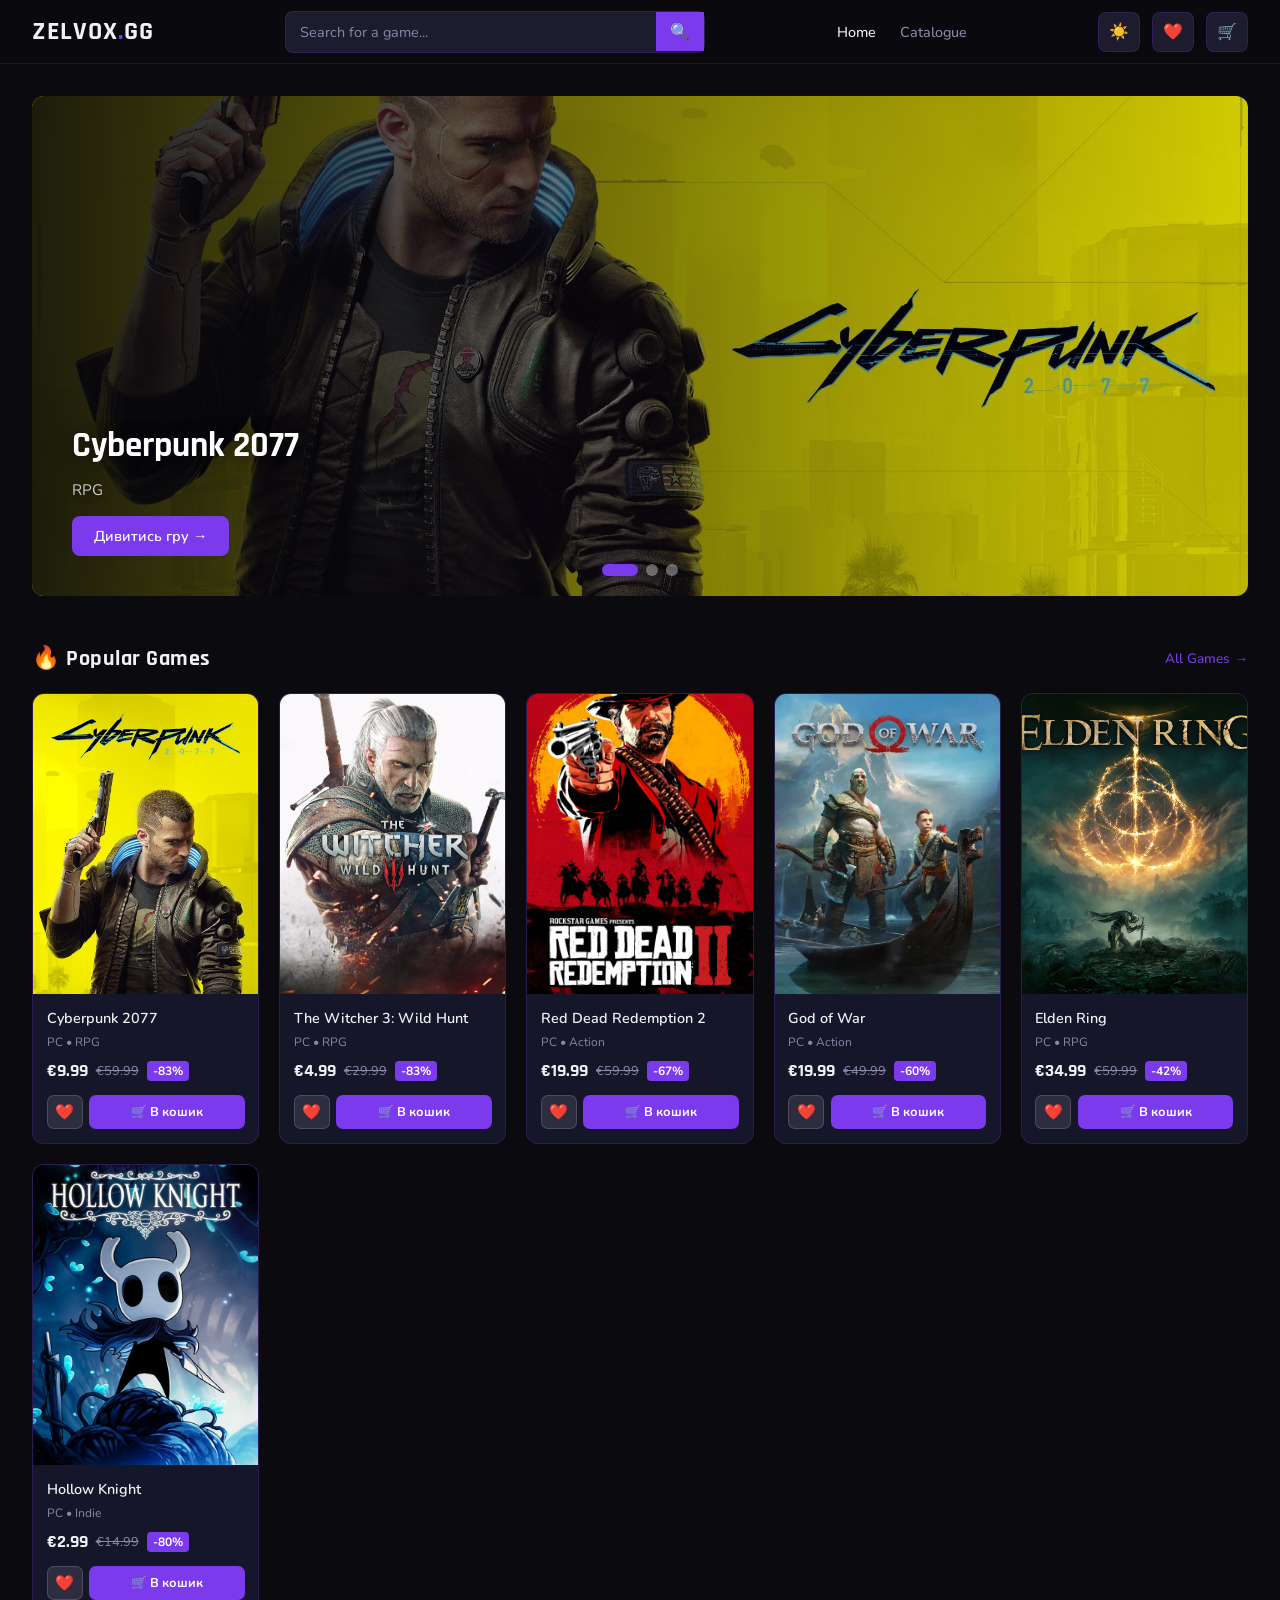
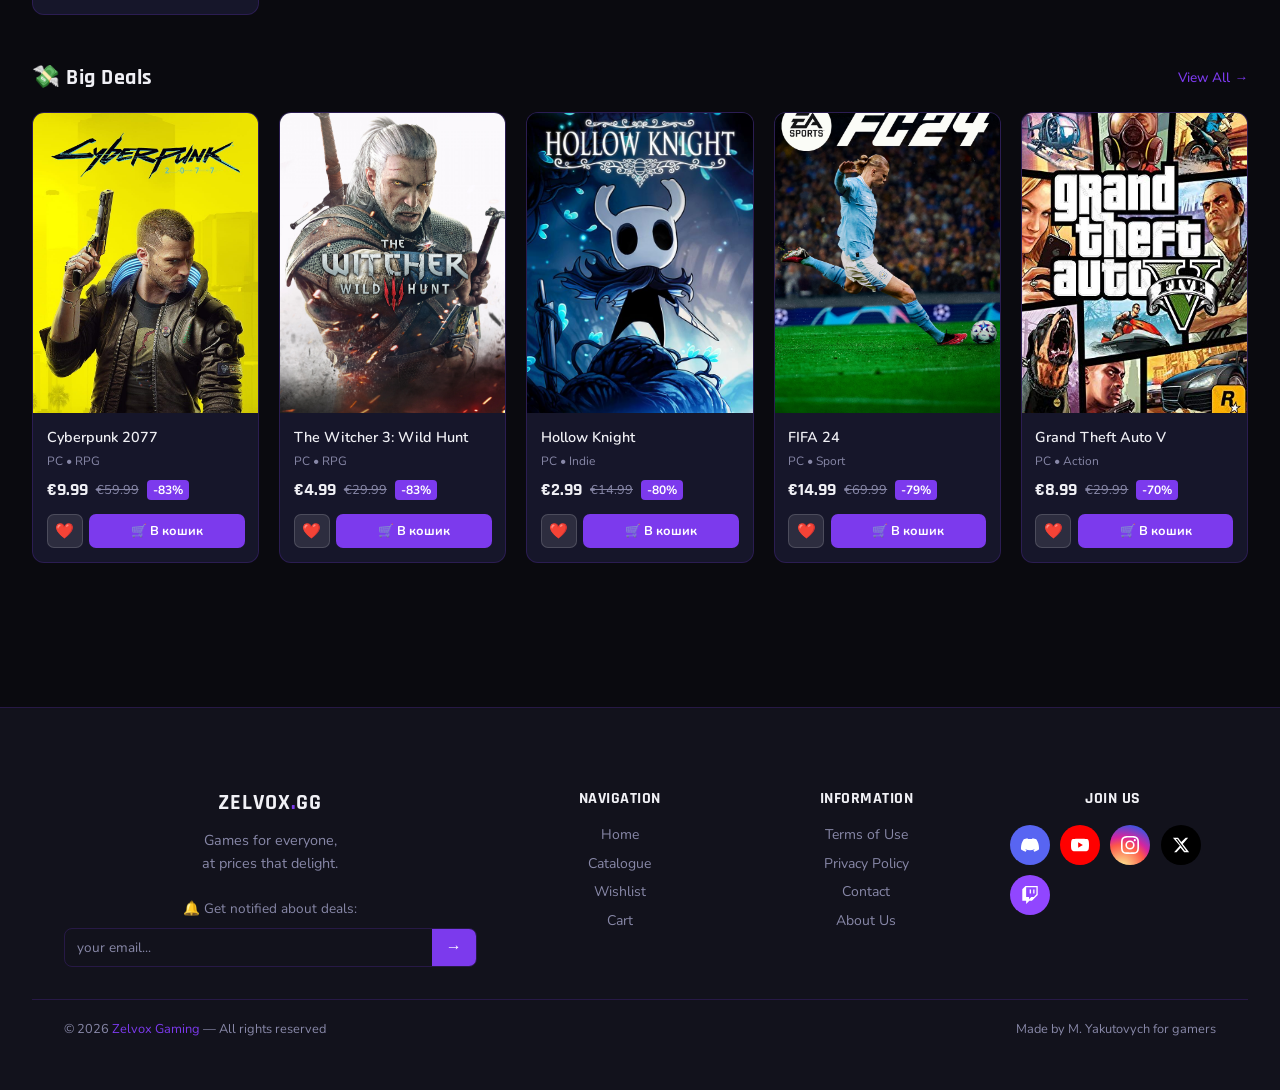
<file: index.html>
<!DOCTYPE html>
<html lang="uk">
<head>
  <meta charset="UTF-8" />
  <meta name="viewport" content="width=device-width, initial-scale=1.0" />
  <title>Zelvox Gaming — Home</title>
  <link rel="stylesheet" href="css/style.css" />
</head>
<body>

  <!-- ─── HEADER ─── -->
  <header>
    <a href="index.html" class="logo">ZELVOX<span>.</span>GG</a>

    <div class="search-bar">
      <input type="text" id="search-input" placeholder="Search for a game..." />
      <button onclick="handleSearch()">🔍</button>
    </div>

    <nav>
      <a href="index.html" class="active">Home</a>
      <a href="catalogue.html">Catalogue</a>
    </nav>

    <div class="header-actions">
      <button id="search-toggle-btn" class="icon-btn search-toggle-btn" onclick="toggleMobileSearch()" title="Search">🔍</button>
      <button id="theme-toggle" class="icon-btn" title="Toggle theme">☀️</button>

      <!-- Wishlist toggle button -->
      <button id="wishlist-toggle-btn" class="icon-btn" onclick="toggleWishlistPanel()" title="Wishlist">
        ❤️ <span id="wishlist-badge" class="badge" style="display:none">0</span>
      </button>

      <!-- Cart toggle button -->
      <button id="cart-toggle-btn" class="icon-btn" onclick="toggleCartPanel()" title="Cart">
        🛒 <span id="cart-badge" class="badge" style="display:none">0</span>
      </button>
    </div>
    <button id="hamburger-btn" class="hamburger" aria-label="Menu"><span></span><span></span><span></span></button>
  </header>
  <nav id="mobile-nav" class="mobile-nav">
    <a href="index.html">Home</a>
    <a href="catalogue.html">Catalogue</a>
    <a href="wishlist.html">Wishlist</a>
    <a href="cart.html">Cart</a>
  </nav>
  <div id="mobile-search-bar" class="mobile-search-bar">
    <div class="search-bar">
      <input type="text" id="mobile-search-input" placeholder="Search for a game..." />
      <button onclick="handleMobileSearch()">🔍</button>
    </div>
  </div>

<div id="panel-overlay" class="panel-overlay" onclick="closeAllPanels()"></div>

<div id="cart-panel" class="header-panel">
  <div class="panel-head">
    <span>🛒 Cart</span>
    <button class="panel-close" onclick="toggleCartPanel()">✕</button>
  </div>
  <div class="panel-body" id="cart-panel-body">
    <div class="panel-empty">
      <div class="emoji">🛒</div>
      <p>Your cart is empty</p>
    </div>
  </div>
  <div class="panel-foot" id="cart-panel-foot"></div>
</div>

<div id="wishlist-panel" class="header-panel">
  <div class="panel-head">
    <span>❤️ Wishlist</span>
    <button class="panel-close" onclick="toggleWishlistPanel()">✕</button>
  </div>
  <div class="panel-body" id="wishlist-panel-body">
    <div class="panel-empty">
      <div class="emoji">❤️</div>
      <p>Your wishlist is empty</p>
    </div>
  </div>
  <div class="panel-foot" id="wishlist-panel-foot"></div>
</div>
  <!-- ─── MAIN ─── -->
  <main>

    <!-- BANNER SLIDER -->
    <div class="banner" id="banner">
      <!-- Slides will be injected by app.js -->
    </div>

    <!-- POPULAR GAMES -->
    <div class="section-header">
      <h2>🔥 Popular Games</h2>
      <a href="catalogue.html">All Games →</a>
    </div>
    <div class="games-grid" id="popular-grid">
      <!-- Cards injected by app.js -->
    </div>

    <!-- DISCOUNTED GAMES -->
    <div class="section-header">
      <h2>💸 Big Deals</h2>
      <a href="catalogue.html">View All →</a>
    </div>
    <div class="games-grid" id="discount-grid">
      <!-- Cards injected by app.js -->
    </div>

  </main>

  <!-- ─── FOOTER ─── -->
  <footer>
    <div class="footer-main">

      <!-- COL 1: Logo + tagline -->
      <div class="footer-brand">
        <a href="index.html" class="logo footer-logo">ZELVOX<span>.</span>GG</a>
        <p class="footer-tagline">Games for everyone,<br>at prices that delight.</p>
        <div class="footer-newsletter">
          <p>🔔 Get notified about deals:</p>
          <div class="newsletter-input">
            <input type="email" placeholder="your email..." />
            <button onclick="subscribeNewsletter()">→</button>
          </div>
        </div>
      </div>

      <!-- COL 2: Quick links -->
      <div class="footer-links">
        <h4>Navigation</h4>
        <a href="index.html">Home</a>
        <a href="catalogue.html">Catalogue</a>
        <a href="wishlist.html">Wishlist</a>
        <a href="cart.html">Cart</a>
      </div>

      <!-- COL 3: Info links -->
      <div class="footer-links">
        <h4>Information</h4>
        <a href="#">Terms of Use</a>
        <a href="#">Privacy Policy</a>
        <a href="#">Contact</a>
        <a href="#">About Us</a>
      </div>

      <!-- COL 4: Community -->
      <div class="footer-community">
        <h4>Join Us</h4>
        <div class="social-icons">
          <a href="#" class="social-icon discord" title="Discord">
            <svg viewBox="0 0 24 24" fill="currentColor"><path d="M20.317 4.37a19.791 19.791 0 0 0-4.885-1.515.074.074 0 0 0-.079.037c-.21.375-.444.864-.608 1.25a18.27 18.27 0 0 0-5.487 0 12.64 12.64 0 0 0-.617-1.25.077.077 0 0 0-.079-.037A19.736 19.736 0 0 0 3.677 4.37a.07.07 0 0 0-.032.027C.533 9.046-.32 13.58.099 18.057c.002.022.015.043.033.055a19.9 19.9 0 0 0 5.993 3.03.078.078 0 0 0 .084-.028 14.09 14.09 0 0 0 1.226-1.994.076.076 0 0 0-.041-.106 13.107 13.107 0 0 1-1.872-.892.077.077 0 0 1-.008-.128 10.2 10.2 0 0 0 .372-.292.074.074 0 0 1 .077-.01c3.928 1.793 8.18 1.793 12.062 0a.074.074 0 0 1 .078.01c.12.098.246.198.373.292a.077.077 0 0 1-.006.127 12.299 12.299 0 0 1-1.873.892.077.077 0 0 0-.041.107c.36.698.772 1.362 1.225 1.993a.076.076 0 0 0 .084.028 19.839 19.839 0 0 0 6.002-3.03.077.077 0 0 0 .032-.054c.5-5.177-.838-9.674-3.549-13.66a.061.061 0 0 0-.031-.03z"/></svg>
          </a>
          <a href="#" class="social-icon youtube" title="YouTube">
            <svg viewBox="0 0 24 24" fill="currentColor"><path d="M23.498 6.186a3.016 3.016 0 0 0-2.122-2.136C19.505 3.545 12 3.545 12 3.545s-7.505 0-9.377.505A3.017 3.017 0 0 0 .502 6.186C0 8.07 0 12 0 12s0 3.93.502 5.814a3.016 3.016 0 0 0 2.122 2.136c1.871.505 9.376.505 9.376.505s7.505 0 9.377-.505a3.015 3.015 0 0 0 2.122-2.136C24 15.93 24 12 24 12s0-3.93-.502-5.814zM9.545 15.568V8.432L15.818 12l-6.273 3.568z"/></svg>
          </a>
          <a href="#" class="social-icon instagram" title="Instagram">
            <svg viewBox="0 0 24 24" fill="currentColor"><path d="M12 2.163c3.204 0 3.584.012 4.85.07 3.252.148 4.771 1.691 4.919 4.919.058 1.265.069 1.645.069 4.849 0 3.205-.012 3.584-.069 4.849-.149 3.225-1.664 4.771-4.919 4.919-1.266.058-1.644.07-4.85.07-3.204 0-3.584-.012-4.849-.07-3.26-.149-4.771-1.699-4.919-4.92-.058-1.265-.07-1.644-.07-4.849 0-3.204.013-3.583.07-4.849.149-3.227 1.664-4.771 4.919-4.919 1.266-.057 1.645-.069 4.849-.069zM12 0C8.741 0 8.333.014 7.053.072 2.695.272.273 2.69.073 7.052.014 8.333 0 8.741 0 12c0 3.259.014 3.668.072 4.948.2 4.358 2.618 6.78 6.98 6.98C8.333 23.986 8.741 24 12 24c3.259 0 3.668-.014 4.948-.072 4.354-.2 6.782-2.618 6.979-6.98.059-1.28.073-1.689.073-4.948 0-3.259-.014-3.667-.072-4.947-.196-4.354-2.617-6.78-6.979-6.98C15.668.014 15.259 0 12 0zm0 5.838a6.162 6.162 0 1 0 0 12.324 6.162 6.162 0 0 0 0-12.324zM12 16a4 4 0 1 1 0-8 4 4 0 0 1 0 8zm6.406-11.845a1.44 1.44 0 1 0 0 2.881 1.44 1.44 0 0 0 0-2.881z"/></svg>
          </a>
          <a href="#" class="social-icon twitter" title="X / Twitter">
            <svg viewBox="0 0 24 24" fill="currentColor"><path d="M18.244 2.25h3.308l-7.227 8.26 8.502 11.24H16.17l-4.714-6.231-5.401 6.231H2.748l7.73-8.835L1.254 2.25H8.08l4.261 5.636 5.903-5.636zm-1.161 17.52h1.833L7.084 4.126H5.117z"/></svg>
          </a>
          <a href="#" class="social-icon twitch" title="Twitch">
            <svg viewBox="0 0 24 24" fill="currentColor"><path d="M11.571 4.714h1.715v5.143H11.57zm4.715 0H18v5.143h-1.714zM6 0L1.714 4.286v15.428h5.143V24l4.286-4.286h3.428L22.286 12V0zm14.571 11.143l-3.428 3.428h-3.429l-3 3v-3H6.857V1.714h13.714z"/></svg>
          </a>
        </div>
      </div>

    </div>

    <!-- Bottom bar -->
    <div class="footer-bottom">
      <p>© 2026 <span>Zelvox Gaming</span> — All rights reserved</p>
      <p class="footer-bottom-right">Made by M. Yakutovych for gamers</p>
    </div>
  </footer>

  <!-- ─── BACK TO TOP ─── -->
  <button id="back-to-top" title="Back to top">↑</button>

  <!-- ─── TOAST ─── -->
  <div id="toast" class="toast"></div>

  <!-- ─── SCRIPTS ─── -->
  <script src="js/games.js"></script>
  <script src="js/store.js"></script>
  <script src="js/app.js"></script>

</body>
</html>
</file>
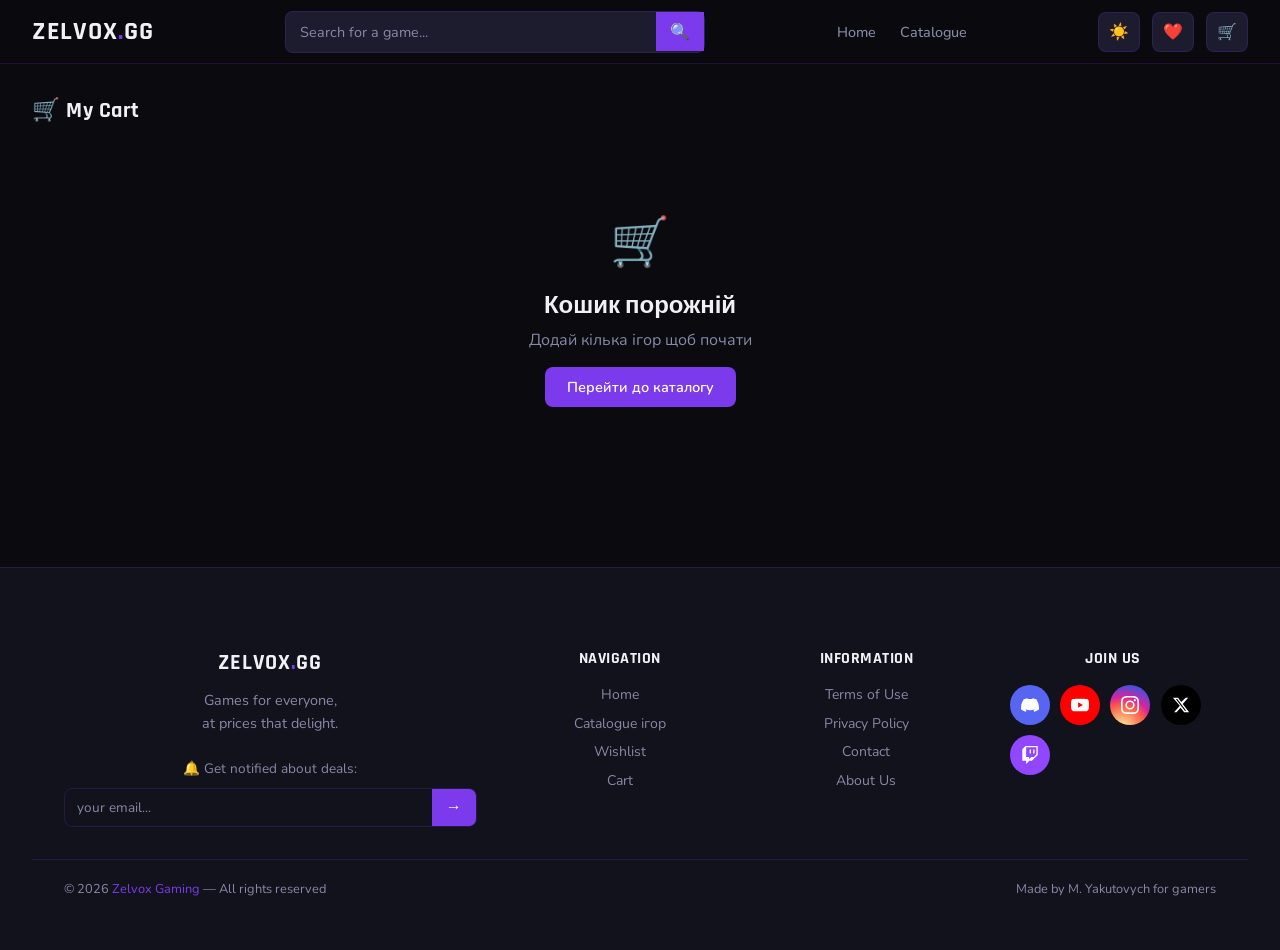
<file: cart.html>
<!DOCTYPE html>
<html lang="uk">
<head>
  <meta charset="UTF-8" />
  <meta name="viewport" content="width=device-width, initial-scale=1.0" />
  <title>Zelvox Gaming — Cart</title>
  <link rel="stylesheet" href="css/style.css" />
</head>
<body>

  <!-- ─── HEADER ─── -->
  <header>
    <a href="index.html" class="logo">ZELVOX<span>.</span>GG</a>

    <div class="search-bar">
      <input type="text" id="search-input" placeholder="Search for a game..." />
      <button onclick="handleSearch()">🔍</button>
    </div>

    <nav>
      <a href="index.html">Home</a>
      <a href="catalogue.html">Catalogue</a>
    </nav>

<div class="header-actions">
      <button id="theme-toggle" class="icon-btn" title="Toggle theme">☀️</button>
      <button id="wishlist-toggle-btn" class="icon-btn" onclick="toggleWishlistPanel()" title="Wishlist">
        ❤️ <span id="wishlist-badge" class="badge" style="display:none">0</span>
      </button>
      <button id="cart-toggle-btn" class="icon-btn" onclick="toggleCartPanel()" title="Cart">
        🛒 <span id="cart-badge" class="badge" style="display:none">0</span>
      </button>
    </div>
  </header>

  <div id="panel-overlay" class="panel-overlay" onclick="closeAllPanels()"></div>


  <div id="wishlist-panel" class="header-panel">
    <div class="panel-head">
      <span>❤️ Wishlist</span>
      <button class="panel-close" onclick="toggleWishlistPanel()">✕</button>
    </div>
    <div class="panel-body" id="wishlist-panel-body">
      <div class="panel-empty"><div class="emoji">❤️</div><p>Your wishlist is empty</p></div>
    </div>
    <div class="panel-foot" id="wishlist-panel-foot"></div>
  </div>

  <!-- ─── MAIN ─── -->
  <main>

    <div class="section-header">
      <h2>🛒 My Cart</h2>
    </div>

    <!-- Cart items injected by app.js -->
    <div id="cart-container"></div>

    <!-- Summary box injected by app.js -->
    <div id="cart-summary"></div>

  </main>

  <!-- ─── FOOTER ─── -->
  <footer>
    <div class="footer-main">

      <!-- COL 1: Logo + tagline -->
      <div class="footer-brand">
        <a href="index.html" class="logo footer-logo">ZELVOX<span>.</span>GG</a>
        <p class="footer-tagline">Games for everyone,<br>at prices that delight.</p>
        <div class="footer-newsletter">
          <p>🔔 Get notified about deals:</p>
          <div class="newsletter-input">
            <input type="email" placeholder="your email..." />
            <button onclick="subscribeNewsletter()">→</button>
          </div>
        </div>
      </div>

      <!-- COL 2: Quick links -->
      <div class="footer-links">
        <h4>Navigation</h4>
        <a href="index.html">Home</a>
        <a href="catalogue.html">Catalogue ігор</a>
        <a href="wishlist.html">Wishlist</a>
        <a href="cart.html">Cart</a>
      </div>

      <!-- COL 3: Info links -->
      <div class="footer-links">
        <h4>Information</h4>
        <a href="#">Terms of Use</a>
        <a href="#">Privacy Policy</a>
        <a href="#">Contact</a>
        <a href="#">About Us</a>
      </div>

      <!-- COL 4: Community -->
      <div class="footer-community">
        <h4>Join Us</h4>
        <div class="social-icons">
          <a href="#" class="social-icon discord" title="Discord">
            <svg viewBox="0 0 24 24" fill="currentColor"><path d="M20.317 4.37a19.791 19.791 0 0 0-4.885-1.515.074.074 0 0 0-.079.037c-.21.375-.444.864-.608 1.25a18.27 18.27 0 0 0-5.487 0 12.64 12.64 0 0 0-.617-1.25.077.077 0 0 0-.079-.037A19.736 19.736 0 0 0 3.677 4.37a.07.07 0 0 0-.032.027C.533 9.046-.32 13.58.099 18.057c.002.022.015.043.033.055a19.9 19.9 0 0 0 5.993 3.03.078.078 0 0 0 .084-.028 14.09 14.09 0 0 0 1.226-1.994.076.076 0 0 0-.041-.106 13.107 13.107 0 0 1-1.872-.892.077.077 0 0 1-.008-.128 10.2 10.2 0 0 0 .372-.292.074.074 0 0 1 .077-.01c3.928 1.793 8.18 1.793 12.062 0a.074.074 0 0 1 .078.01c.12.098.246.198.373.292a.077.077 0 0 1-.006.127 12.299 12.299 0 0 1-1.873.892.077.077 0 0 0-.041.107c.36.698.772 1.362 1.225 1.993a.076.076 0 0 0 .084.028 19.839 19.839 0 0 0 6.002-3.03.077.077 0 0 0 .032-.054c.5-5.177-.838-9.674-3.549-13.66a.061.061 0 0 0-.031-.03z"/></svg>
          </a>
          <a href="#" class="social-icon youtube" title="YouTube">
            <svg viewBox="0 0 24 24" fill="currentColor"><path d="M23.498 6.186a3.016 3.016 0 0 0-2.122-2.136C19.505 3.545 12 3.545 12 3.545s-7.505 0-9.377.505A3.017 3.017 0 0 0 .502 6.186C0 8.07 0 12 0 12s0 3.93.502 5.814a3.016 3.016 0 0 0 2.122 2.136c1.871.505 9.376.505 9.376.505s7.505 0 9.377-.505a3.015 3.015 0 0 0 2.122-2.136C24 15.93 24 12 24 12s0-3.93-.502-5.814zM9.545 15.568V8.432L15.818 12l-6.273 3.568z"/></svg>
          </a>
          <a href="#" class="social-icon instagram" title="Instagram">
            <svg viewBox="0 0 24 24" fill="currentColor"><path d="M12 2.163c3.204 0 3.584.012 4.85.07 3.252.148 4.771 1.691 4.919 4.919.058 1.265.069 1.645.069 4.849 0 3.205-.012 3.584-.069 4.849-.149 3.225-1.664 4.771-4.919 4.919-1.266.058-1.644.07-4.85.07-3.204 0-3.584-.012-4.849-.07-3.26-.149-4.771-1.699-4.919-4.92-.058-1.265-.07-1.644-.07-4.849 0-3.204.013-3.583.07-4.849.149-3.227 1.664-4.771 4.919-4.919 1.266-.057 1.645-.069 4.849-.069zM12 0C8.741 0 8.333.014 7.053.072 2.695.272.273 2.69.073 7.052.014 8.333 0 8.741 0 12c0 3.259.014 3.668.072 4.948.2 4.358 2.618 6.78 6.98 6.98C8.333 23.986 8.741 24 12 24c3.259 0 3.668-.014 4.948-.072 4.354-.2 6.782-2.618 6.979-6.98.059-1.28.073-1.689.073-4.948 0-3.259-.014-3.667-.072-4.947-.196-4.354-2.617-6.78-6.979-6.98C15.668.014 15.259 0 12 0zm0 5.838a6.162 6.162 0 1 0 0 12.324 6.162 6.162 0 0 0 0-12.324zM12 16a4 4 0 1 1 0-8 4 4 0 0 1 0 8zm6.406-11.845a1.44 1.44 0 1 0 0 2.881 1.44 1.44 0 0 0 0-2.881z"/></svg>
          </a>
          <a href="#" class="social-icon twitter" title="X / Twitter">
            <svg viewBox="0 0 24 24" fill="currentColor"><path d="M18.244 2.25h3.308l-7.227 8.26 8.502 11.24H16.17l-4.714-6.231-5.401 6.231H2.748l7.73-8.835L1.254 2.25H8.08l4.261 5.636 5.903-5.636zm-1.161 17.52h1.833L7.084 4.126H5.117z"/></svg>
          </a>
          <a href="#" class="social-icon twitch" title="Twitch">
            <svg viewBox="0 0 24 24" fill="currentColor"><path d="M11.571 4.714h1.715v5.143H11.57zm4.715 0H18v5.143h-1.714zM6 0L1.714 4.286v15.428h5.143V24l4.286-4.286h3.428L22.286 12V0zm14.571 11.143l-3.428 3.428h-3.429l-3 3v-3H6.857V1.714h13.714z"/></svg>
          </a>
        </div>
      </div>

    </div>

    <!-- Bottom bar -->
    <div class="footer-bottom">
      <p>© 2026 <span>Zelvox Gaming</span> — All rights reserved</p>
      <p class="footer-bottom-right">Made by M. Yakutovych for gamers</p>
    </div>
  </footer>

  <!-- ─── BACK TO TOP ─── -->
  <button id="back-to-top" title="Back to top">↑</button>

  <!-- ─── TOAST ─── -->
  <div id="toast" class="toast"></div>

  <!-- ─── SCRIPTS ─── -->
  <script src="js/games.js"></script>
  <script src="js/store.js"></script>
  <script src="js/app.js"></script>

</body>
</html>
</file>
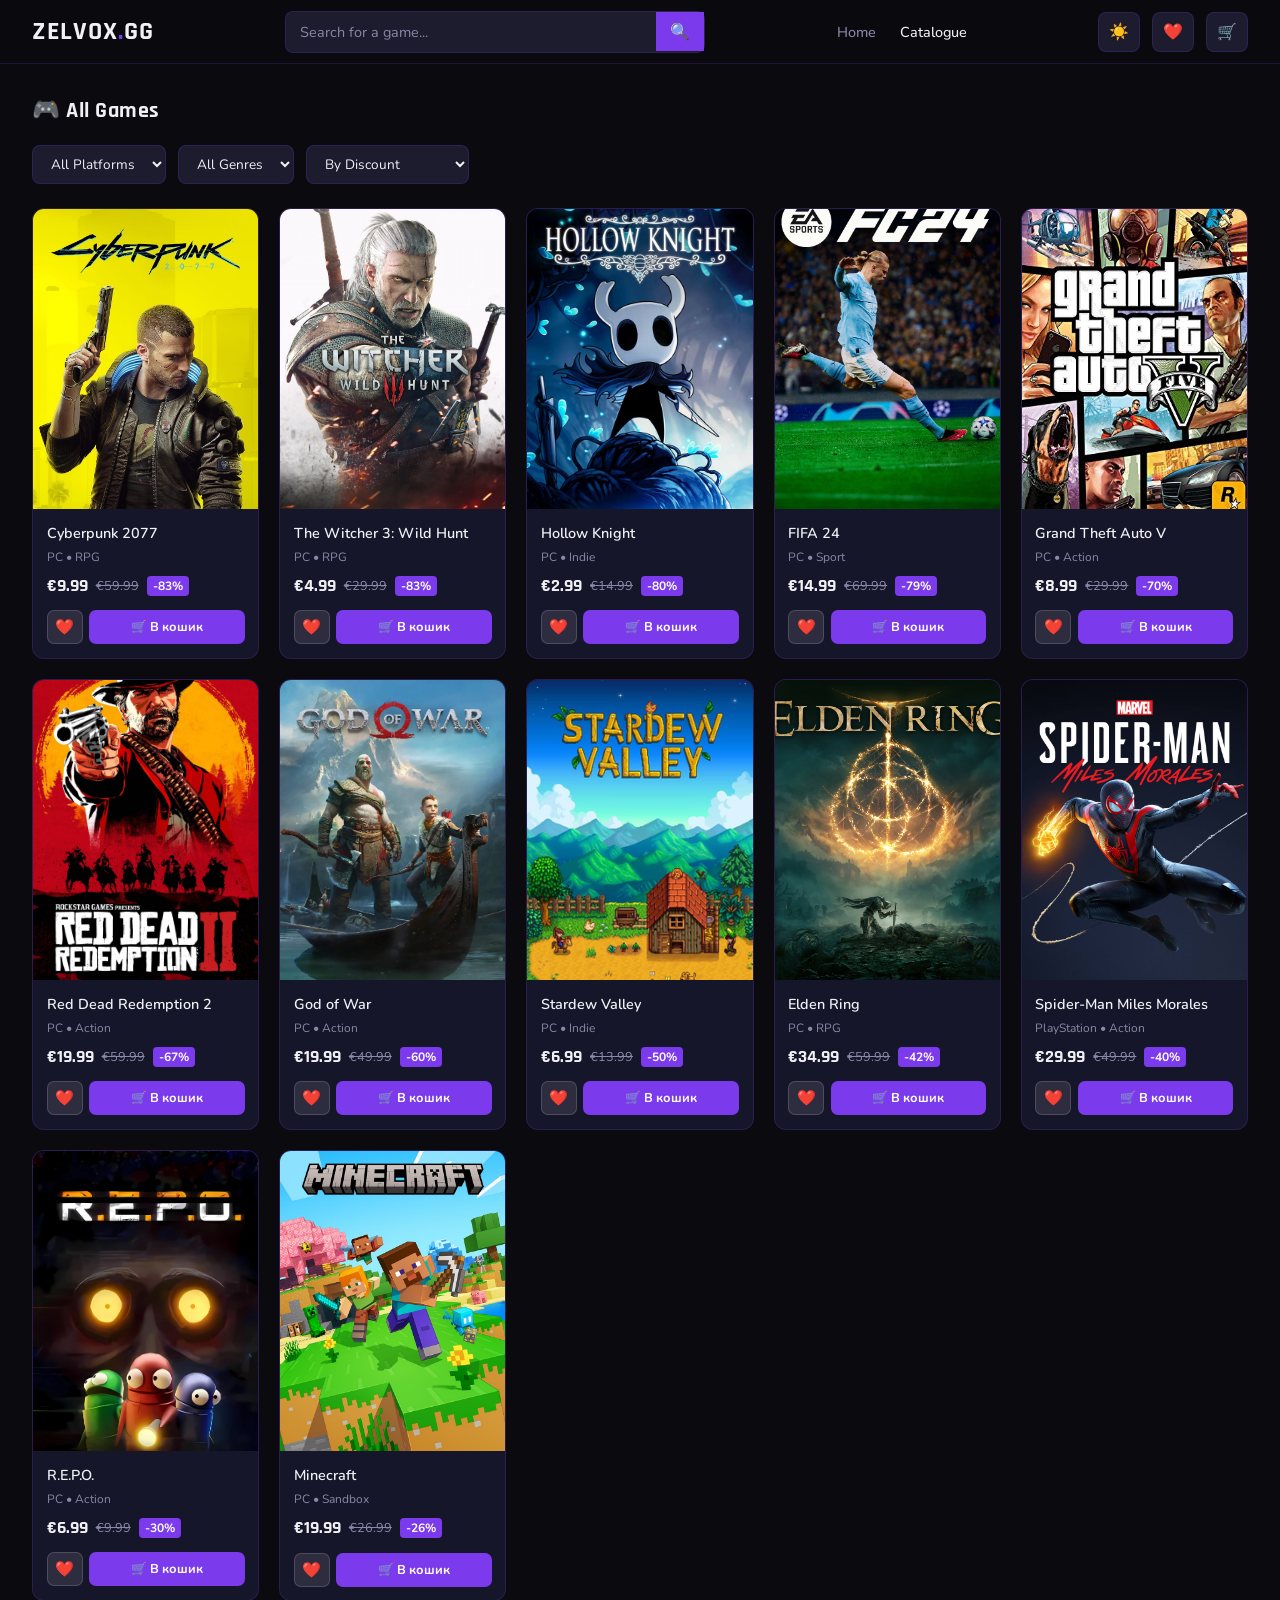
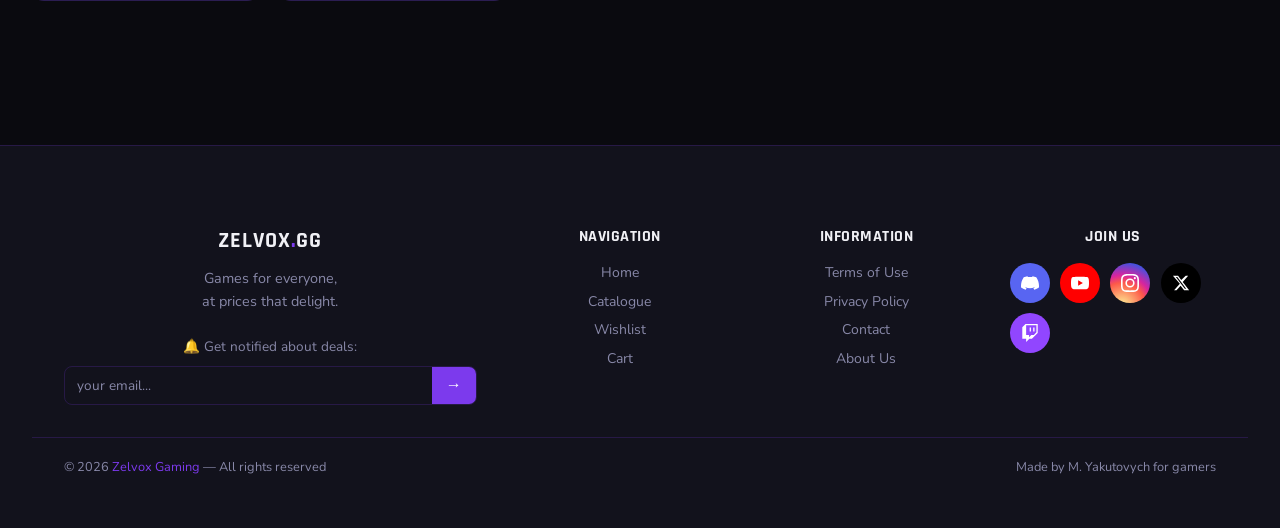
<file: catalogue.html>
<!DOCTYPE html>
<html lang="uk">
<head>
  <meta charset="UTF-8" />
  <meta name="viewport" content="width=device-width, initial-scale=1.0" />
  <title>Zelvox Gaming — Catalogue</title>
  <link rel="stylesheet" href="css/style.css" />
</head>
<body>

  <!-- ─── HEADER ─── -->
  <header>
    <a href="index.html" class="logo">ZELVOX<span>.</span>GG</a>

    <div class="search-bar">
      <input type="text" id="search-input" placeholder="Search for a game..." />
      <button onclick="handleSearch()">🔍</button>
    </div>

    <nav>
      <a href="index.html">Home</a>
      <a href="catalogue.html" class="active">Catalogue</a>
    </nav>

<div class="header-actions">
      <button id="search-toggle-btn" class="icon-btn search-toggle-btn" onclick="toggleMobileSearch()" title="Search">🔍</button>
      <button id="theme-toggle" class="icon-btn" title="Toggle theme">☀️</button>
      <button id="wishlist-toggle-btn" class="icon-btn" onclick="toggleWishlistPanel()" title="Wishlist">
        ❤️ <span id="wishlist-badge" class="badge" style="display:none">0</span>
      </button>
      <button id="cart-toggle-btn" class="icon-btn" onclick="toggleCartPanel()" title="Cart">
        🛒 <span id="cart-badge" class="badge" style="display:none">0</span>
      </button>
    </div>
    <button id="hamburger-btn" class="hamburger" aria-label="Menu"><span></span><span></span><span></span></button>
  </header>
  <nav id="mobile-nav" class="mobile-nav">
    <a href="index.html">Home</a>
    <a href="catalogue.html">Catalogue</a>
    <a href="wishlist.html">Wishlist</a>
    <a href="cart.html">Cart</a>
  </nav>
  <div id="mobile-search-bar" class="mobile-search-bar">
    <div class="search-bar">
      <input type="text" id="mobile-search-input" placeholder="Search for a game..." />
      <button onclick="handleMobileSearch()">🔍</button>
    </div>
  </div>

<div id="panel-overlay" class="panel-overlay" onclick="closeAllPanels()"></div>

<div id="cart-panel" class="header-panel">
  <div class="panel-head">
    <span>🛒 Cart</span>
    <button class="panel-close" onclick="toggleCartPanel()">✕</button>
  </div>
  <div class="panel-body" id="cart-panel-body">
    <div class="panel-empty">
      <div class="emoji">🛒</div>
      <p>Your cart is empty</p>
    </div>
  </div>
  <div class="panel-foot" id="cart-panel-foot"></div>
</div>

<div id="wishlist-panel" class="header-panel">
  <div class="panel-head">
    <span>❤️ Wishlist</span>
    <button class="panel-close" onclick="toggleWishlistPanel()">✕</button>
  </div>
  <div class="panel-body" id="wishlist-panel-body">
    <div class="panel-empty">
      <div class="emoji">❤️</div>
      <p>Your wishlist is empty</p>
    </div>
  </div>
  <div class="panel-foot" id="wishlist-panel-foot"></div>
</div>
  <!-- ─── MAIN ─── -->
  <main>

    <div class="section-header">
      <h2>🎮 All Games</h2>
    </div>

    <!-- FILTERS -->
    <div class="filters">
      <select class="filter-select" id="filter-platform" onchange="applyFilters()">
        <option value="all">All Platforms</option>
        <option value="PC">PC</option>
        <option value="PlayStation">PlayStation</option>
        <option value="Xbox">Xbox</option>
        <option value="Nintendo">Nintendo</option>
      </select>

      <select class="filter-select" id="filter-genre" onchange="applyFilters()">
        <option value="all">All Genres</option>
        <option value="RPG">RPG</option>
        <option value="Action">Action</option>
        <option value="Indie">Indie</option>
        <option value="Sport">Sport</option>
        <option value="Sandbox">Sandbox</option>
      </select>

      <select class="filter-select" id="filter-sort" onchange="applyFilters()">
        <option value="discount">By Discount</option>
        <option value="price-asc">Price: Low to High</option>
        <option value="price-desc">Price: High to Low</option>
        <option value="name">By Name</option>
      </select>
    </div>

    <!-- GAME GRID -->
    <div class="games-grid" id="catalogue-grid">
      <!-- Cards injected by app.js -->
    </div>

  </main>

  <!-- ─── FOOTER ─── -->
  <footer>
    <div class="footer-main">

      <!-- COL 1: Logo + tagline -->
      <div class="footer-brand">
        <a href="index.html" class="logo footer-logo">ZELVOX<span>.</span>GG</a>
        <p class="footer-tagline">Games for everyone,<br>at prices that delight.</p>
        <div class="footer-newsletter">
          <p>🔔 Get notified about deals:</p>
          <div class="newsletter-input">
            <input type="email" placeholder="your email..." />
            <button onclick="subscribeNewsletter()">→</button>
          </div>
        </div>
      </div>

      <!-- COL 2: Quick links -->
      <div class="footer-links">
        <h4>Navigation</h4>
        <a href="index.html">Home</a>
        <a href="catalogue.html">Catalogue</a>
        <a href="wishlist.html">Wishlist</a>
        <a href="cart.html">Cart</a>
      </div>

      <!-- COL 3: Info links -->
      <div class="footer-links">
        <h4>Information</h4>
        <a href="#">Terms of Use</a>
        <a href="#">Privacy Policy</a>
        <a href="#">Contact</a>
        <a href="#">About Us</a>
      </div>

      <!-- COL 4: Community -->
      <div class="footer-community">
        <h4>Join Us</h4>
        <div class="social-icons">
          <a href="#" class="social-icon discord" title="Discord">
            <svg viewBox="0 0 24 24" fill="currentColor"><path d="M20.317 4.37a19.791 19.791 0 0 0-4.885-1.515.074.074 0 0 0-.079.037c-.21.375-.444.864-.608 1.25a18.27 18.27 0 0 0-5.487 0 12.64 12.64 0 0 0-.617-1.25.077.077 0 0 0-.079-.037A19.736 19.736 0 0 0 3.677 4.37a.07.07 0 0 0-.032.027C.533 9.046-.32 13.58.099 18.057c.002.022.015.043.033.055a19.9 19.9 0 0 0 5.993 3.03.078.078 0 0 0 .084-.028 14.09 14.09 0 0 0 1.226-1.994.076.076 0 0 0-.041-.106 13.107 13.107 0 0 1-1.872-.892.077.077 0 0 1-.008-.128 10.2 10.2 0 0 0 .372-.292.074.074 0 0 1 .077-.01c3.928 1.793 8.18 1.793 12.062 0a.074.074 0 0 1 .078.01c.12.098.246.198.373.292a.077.077 0 0 1-.006.127 12.299 12.299 0 0 1-1.873.892.077.077 0 0 0-.041.107c.36.698.772 1.362 1.225 1.993a.076.076 0 0 0 .084.028 19.839 19.839 0 0 0 6.002-3.03.077.077 0 0 0 .032-.054c.5-5.177-.838-9.674-3.549-13.66a.061.061 0 0 0-.031-.03z"/></svg>
          </a>
          <a href="#" class="social-icon youtube" title="YouTube">
            <svg viewBox="0 0 24 24" fill="currentColor"><path d="M23.498 6.186a3.016 3.016 0 0 0-2.122-2.136C19.505 3.545 12 3.545 12 3.545s-7.505 0-9.377.505A3.017 3.017 0 0 0 .502 6.186C0 8.07 0 12 0 12s0 3.93.502 5.814a3.016 3.016 0 0 0 2.122 2.136c1.871.505 9.376.505 9.376.505s7.505 0 9.377-.505a3.015 3.015 0 0 0 2.122-2.136C24 15.93 24 12 24 12s0-3.93-.502-5.814zM9.545 15.568V8.432L15.818 12l-6.273 3.568z"/></svg>
          </a>
          <a href="#" class="social-icon instagram" title="Instagram">
            <svg viewBox="0 0 24 24" fill="currentColor"><path d="M12 2.163c3.204 0 3.584.012 4.85.07 3.252.148 4.771 1.691 4.919 4.919.058 1.265.069 1.645.069 4.849 0 3.205-.012 3.584-.069 4.849-.149 3.225-1.664 4.771-4.919 4.919-1.266.058-1.644.07-4.85.07-3.204 0-3.584-.012-4.849-.07-3.26-.149-4.771-1.699-4.919-4.92-.058-1.265-.07-1.644-.07-4.849 0-3.204.013-3.583.07-4.849.149-3.227 1.664-4.771 4.919-4.919 1.266-.057 1.645-.069 4.849-.069zM12 0C8.741 0 8.333.014 7.053.072 2.695.272.273 2.69.073 7.052.014 8.333 0 8.741 0 12c0 3.259.014 3.668.072 4.948.2 4.358 2.618 6.78 6.98 6.98C8.333 23.986 8.741 24 12 24c3.259 0 3.668-.014 4.948-.072 4.354-.2 6.782-2.618 6.979-6.98.059-1.28.073-1.689.073-4.948 0-3.259-.014-3.667-.072-4.947-.196-4.354-2.617-6.78-6.979-6.98C15.668.014 15.259 0 12 0zm0 5.838a6.162 6.162 0 1 0 0 12.324 6.162 6.162 0 0 0 0-12.324zM12 16a4 4 0 1 1 0-8 4 4 0 0 1 0 8zm6.406-11.845a1.44 1.44 0 1 0 0 2.881 1.44 1.44 0 0 0 0-2.881z"/></svg>
          </a>
          <a href="#" class="social-icon twitter" title="X / Twitter">
            <svg viewBox="0 0 24 24" fill="currentColor"><path d="M18.244 2.25h3.308l-7.227 8.26 8.502 11.24H16.17l-4.714-6.231-5.401 6.231H2.748l7.73-8.835L1.254 2.25H8.08l4.261 5.636 5.903-5.636zm-1.161 17.52h1.833L7.084 4.126H5.117z"/></svg>
          </a>
          <a href="#" class="social-icon twitch" title="Twitch">
            <svg viewBox="0 0 24 24" fill="currentColor"><path d="M11.571 4.714h1.715v5.143H11.57zm4.715 0H18v5.143h-1.714zM6 0L1.714 4.286v15.428h5.143V24l4.286-4.286h3.428L22.286 12V0zm14.571 11.143l-3.428 3.428h-3.429l-3 3v-3H6.857V1.714h13.714z"/></svg>
          </a>
        </div>
      </div>

    </div>

    <!-- Bottom bar -->
    <div class="footer-bottom">
      <p>© 2026 <span>Zelvox Gaming</span> — All rights reserved</p>
      <p class="footer-bottom-right">Made by M. Yakutovych for gamers</p>
    </div>
  </footer>

  <!-- ─── BACK TO TOP ─── -->
  <button id="back-to-top" title="Back to top">↑</button>

  <!-- ─── TOAST ─── -->
  <div id="toast" class="toast"></div>

  <!-- ─── SCRIPTS ─── -->
  <script src="js/games.js"></script>
  <script src="js/store.js"></script>
  <script src="js/app.js"></script>

</body>
</html>
</file>
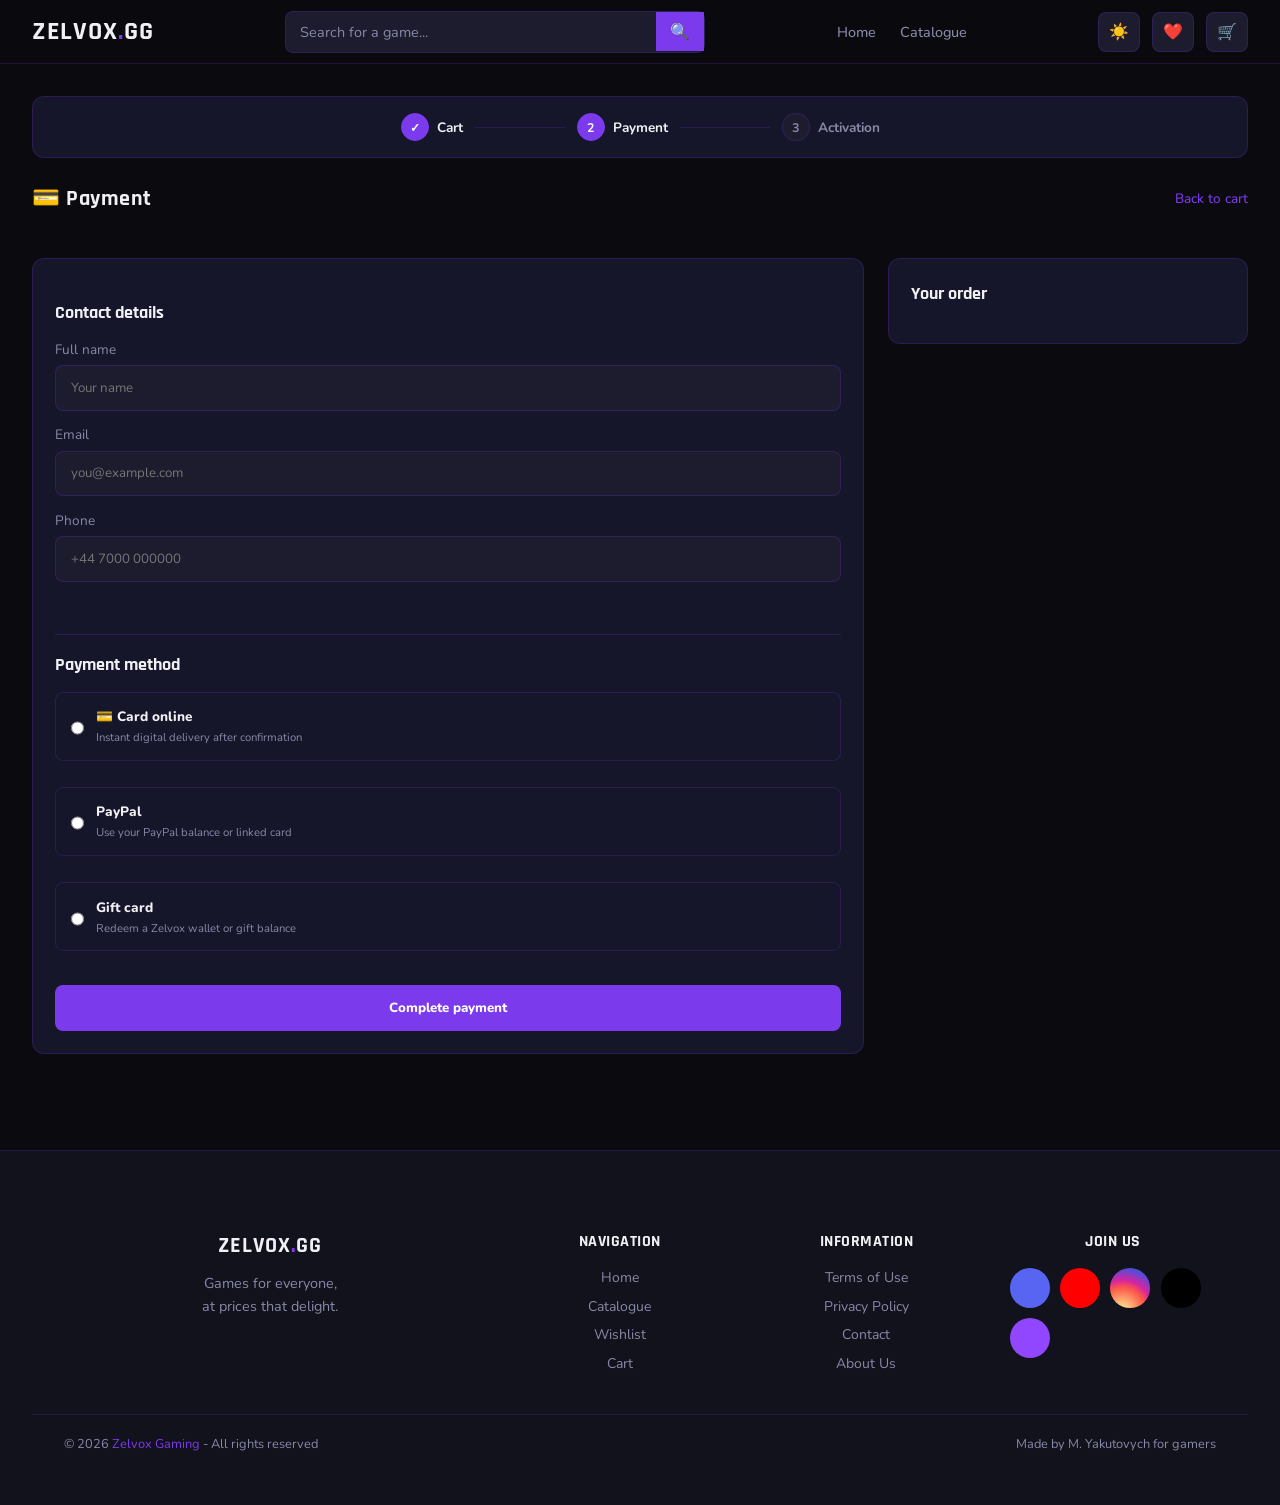
<file: checkout.html>
<!DOCTYPE html>
<html lang="uk">
<head>
  <meta charset="UTF-8" />
  <meta name="viewport" content="width=device-width, initial-scale=1.0" />
  <title>Zelvox Gaming - Payment</title>
  <link rel="stylesheet" href="css/style.css" />
</head>
<body>

  <header>
    <a href="index.html" class="logo">ZELVOX<span>.</span>GG</a>

    <div class="search-bar">
      <input type="text" id="search-input" placeholder="Search for a game..." />
      <button onclick="handleSearch()">🔍</button>
    </div>

    <nav>
      <a href="index.html">Home</a>
      <a href="catalogue.html">Catalogue</a>
    </nav>

    <div class="header-actions">
      <button id="search-toggle-btn" class="icon-btn search-toggle-btn" onclick="toggleMobileSearch()" title="Search">🔍</button>
      <button id="theme-toggle" class="icon-btn" title="Toggle theme">☀️</button>
      <button id="wishlist-toggle-btn" class="icon-btn" onclick="toggleWishlistPanel()" title="Wishlist">
        ❤️ <span id="wishlist-badge" class="badge" style="display:none">0</span>
      </button>
      <button id="cart-toggle-btn" class="icon-btn" onclick="toggleCartPanel()" title="Cart">
        🛒 <span id="cart-badge" class="badge" style="display:none">0</span>
      </button>
    </div>
    <button id="hamburger-btn" class="hamburger" aria-label="Menu"><span></span><span></span><span></span></button>
  </header>
  <nav id="mobile-nav" class="mobile-nav">
    <a href="index.html">Home</a>
    <a href="catalogue.html">Catalogue</a>
    <a href="wishlist.html">Wishlist</a>
    <a href="cart.html">Cart</a>
  </nav>
  <div id="mobile-search-bar" class="mobile-search-bar">
    <div class="search-bar">
      <input type="text" id="mobile-search-input" placeholder="Search for a game..." />
      <button onclick="handleMobileSearch()">🔍</button>
    </div>
  </div>

  <div id="panel-overlay" class="panel-overlay" onclick="closeAllPanels()"></div>

  <div id="cart-panel" class="header-panel">
    <div class="panel-head">
      <span>🛒 Cart</span>
      <button class="panel-close" onclick="toggleCartPanel()">✕</button>
    </div>
    <div class="panel-body" id="cart-panel-body">
      <div class="panel-empty"><div class="emoji">🛒</div><p>Your cart is empty</p></div>
    </div>
    <div class="panel-foot" id="cart-panel-foot"></div>
  </div>

  <div id="wishlist-panel" class="header-panel">
    <div class="panel-head">
      <span>❤️ Wishlist</span>
      <button class="panel-close" onclick="toggleWishlistPanel()">✕</button>
    </div>
    <div class="panel-body" id="wishlist-panel-body">
      <div class="panel-empty"><div class="emoji">❤️</div><p>Your wishlist is empty</p></div>
    </div>
    <div class="panel-foot" id="wishlist-panel-foot"></div>
  </div>

  <main>
    <div class="checkout-flow">
      <div class="checkout-progress">
        <div class="progress-step completed"><span>✓</span>Cart</div>
        <div class="progress-line"></div>
        <div class="progress-step active"><span>2</span>Payment</div>
        <div class="progress-line"></div>
        <div class="progress-step"><span>3</span>Activation</div>
      </div>

      <div class="section-header">
        <h2>💳 Payment</h2>
        <a href="cart.html">Back to cart</a>
      </div>

      <section class="payment-stage">
        <form id="checkout-form" class="payment-form" novalidate>
          <div class="payment-section">
            <h2>Contact details</h2>
            <label>
              Full name
              <input type="text" name="fullName" id="fullName" placeholder="Your name" />
              <span class="form-error" id="fullNameError"></span>
            </label>
            <label>
              Email
              <input type="email" name="email" id="email" placeholder="you@example.com" />
              <span class="form-error" id="emailError"></span>
            </label>
            <label>
              Phone
              <input type="tel" name="phone" id="phone" placeholder="+44 7000 000000" />
              <span class="form-error" id="phoneError"></span>
            </label>
          </div>

          <div class="payment-section">
            <h2>Payment method</h2>
            <div class="payment-methods">
              <label class="payment-method">
                <input type="radio" name="paymentMethod" value="card" />
                <span>💳 Card online</span>
                <small>Instant digital delivery after confirmation</small>
              </label>
              <label class="payment-method">
                <input type="radio" name="paymentMethod" value="paypal" />
                <span>PayPal</span>
                <small>Use your PayPal balance or linked card</small>
              </label>
              <label class="payment-method">
                <input type="radio" name="paymentMethod" value="gift-card" />
                <span>Gift card</span>
                <small>Redeem a Zelvox wallet or gift balance</small>
              </label>
            </div>
            <span class="form-error" id="paymentMethodError"></span>
          </div>

          <button type="submit" class="checkout-primary-btn">Complete payment</button>
        </form>

        <aside class="payment-summary">
          <h2>Your order</h2>
          <div id="payment-items"></div>
          <div id="payment-total"></div>
        </aside>
      </section>
    </div>
  </main>

  <footer>
    <div class="footer-main">
      <div class="footer-brand">
        <a href="index.html" class="logo footer-logo">ZELVOX<span>.</span>GG</a>
        <p class="footer-tagline">Games for everyone,<br>at prices that delight.</p>
      </div>
      <div class="footer-links">
        <h4>Navigation</h4>
        <a href="index.html">Home</a>
        <a href="catalogue.html">Catalogue</a>
        <a href="wishlist.html">Wishlist</a>
        <a href="cart.html">Cart</a>
      </div>
      <div class="footer-links">
        <h4>Information</h4>
        <a href="#">Terms of Use</a>
        <a href="#">Privacy Policy</a>
        <a href="#">Contact</a>
        <a href="#">About Us</a>
      </div>
      <div class="footer-community">
        <h4>Join Us</h4>
        <div class="social-icons">
          <a href="#" class="social-icon discord" title="Discord"></a>
          <a href="#" class="social-icon youtube" title="YouTube"></a>
          <a href="#" class="social-icon instagram" title="Instagram"></a>
          <a href="#" class="social-icon twitter" title="X / Twitter"></a>
          <a href="#" class="social-icon twitch" title="Twitch"></a>
        </div>
      </div>
    </div>
    <div class="footer-bottom">
      <p>© 2026 <span>Zelvox Gaming</span> - All rights reserved</p>
      <p class="footer-bottom-right">Made by M. Yakutovych for gamers</p>
    </div>
  </footer>

  <button id="back-to-top" title="Back to top">↑</button>
  <div id="toast" class="toast"></div>

  <script src="js/games.js"></script>
  <script src="js/store.js"></script>
  <script src="js/app.js"></script>
</body>
</html>
</file>
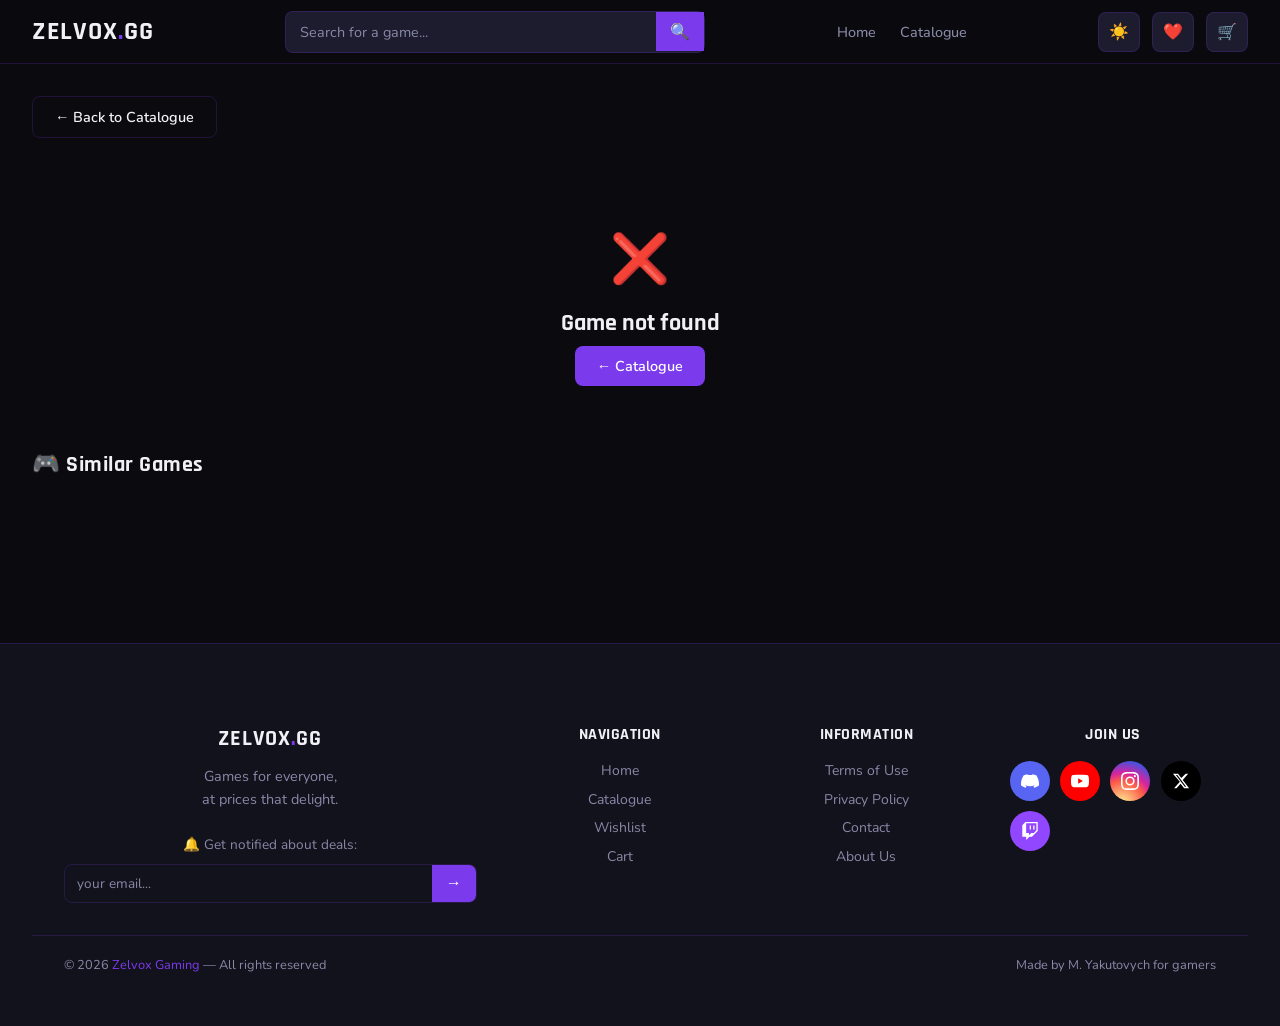
<file: game.html>
<!DOCTYPE html>
<html lang="uk">
<head>
  <meta charset="UTF-8" />
  <meta name="viewport" content="width=device-width, initial-scale=1.0" />
  <title>Zelvox Gaming — Game</title>
  <link rel="stylesheet" href="css/style.css" />
</head>
<body>

  <!-- ─── HEADER ─── -->
  <header>
    <a href="index.html" class="logo">ZELVOX<span>.</span>GG</a>

    <div class="search-bar">
      <input type="text" id="search-input" placeholder="Search for a game..." />
      <button onclick="handleSearch()">🔍</button>
    </div>

    <nav>
      <a href="index.html">Home</a>
      <a href="catalogue.html">Catalogue</a>
    </nav>

<div class="header-actions">
      <button id="search-toggle-btn" class="icon-btn search-toggle-btn" onclick="toggleMobileSearch()" title="Search">🔍</button>
      <button id="theme-toggle" class="icon-btn" title="Toggle theme">☀️</button>
      <button id="wishlist-toggle-btn" class="icon-btn" onclick="toggleWishlistPanel()" title="Wishlist">
        ❤️ <span id="wishlist-badge" class="badge" style="display:none">0</span>
      </button>
      <button id="cart-toggle-btn" class="icon-btn" onclick="toggleCartPanel()" title="Cart">
        🛒 <span id="cart-badge" class="badge" style="display:none">0</span>
      </button>
    </div>
    <button id="hamburger-btn" class="hamburger" aria-label="Menu"><span></span><span></span><span></span></button>
  </header>
  <nav id="mobile-nav" class="mobile-nav">
    <a href="index.html">Home</a>
    <a href="catalogue.html">Catalogue</a>
    <a href="wishlist.html">Wishlist</a>
    <a href="cart.html">Cart</a>
  </nav>
  <div id="mobile-search-bar" class="mobile-search-bar">
    <div class="search-bar">
      <input type="text" id="mobile-search-input" placeholder="Search for a game..." />
      <button onclick="handleMobileSearch()">🔍</button>
    </div>
  </div>
<div id="panel-overlay" class="panel-overlay" onclick="closeAllPanels()"></div>

<div id="cart-panel" class="header-panel">
  <div class="panel-head">
    <span>🛒 Cart</span>
    <button class="panel-close" onclick="toggleCartPanel()">✕</button>
  </div>
  <div class="panel-body" id="cart-panel-body">
    <div class="panel-empty">
      <div class="emoji">🛒</div>
      <p>Your cart is empty</p>
    </div>
  </div>
  <div class="panel-foot" id="cart-panel-foot"></div>
</div>

<div id="wishlist-panel" class="header-panel">
  <div class="panel-head">
    <span>❤️ Wishlist</span>
    <button class="panel-close" onclick="toggleWishlistPanel()">✕</button>
  </div>
  <div class="panel-body" id="wishlist-panel-body">
    <div class="panel-empty">
      <div class="emoji">❤️</div>
      <p>Your wishlist is empty</p>
    </div>
  </div>
  <div class="panel-foot" id="wishlist-panel-foot"></div>
</div>
  <!-- ─── MAIN ─── -->
  <main>

    <a href="catalogue.html" class="btn btn-outline" style="margin-bottom:1.5rem; display:inline-flex;">← Back to Catalogue</a>

    <!-- Game content injected by app.js -->
    <div id="game-detail-container">
      <div class="empty-state">
        <div class="emoji">⏳</div>
        <h2>Loading...</h2>
      </div>
    </div>

    <!-- Similar games -->
    <div class="similar-section">
      <div class="section-header">
        <h2>🎮 Similar Games</h2>
      </div>
      <div class="games-grid" id="similar-grid"></div>
    </div>

  </main>

  <!-- ─── FOOTER ─── -->
  <footer>
    <div class="footer-main">
      <div class="footer-brand">
        <a href="index.html" class="logo footer-logo">ZELVOX<span>.</span>GG</a>
        <p class="footer-tagline">Games for everyone,<br>at prices that delight.</p>
        <div class="footer-newsletter">
          <p>🔔 Get notified about deals:</p>
          <div class="newsletter-input">
            <input type="email" placeholder="your email..." />
            <button onclick="subscribeNewsletter()">→</button>
          </div>
        </div>
      </div>
      <div class="footer-links">
        <h4>Navigation</h4>
        <a href="index.html">Home</a>
        <a href="catalogue.html">Catalogue</a>
        <a href="wishlist.html">Wishlist</a>
        <a href="cart.html">Cart</a>
      </div>
      <div class="footer-links">
        <h4>Information</h4>
        <a href="#">Terms of Use</a>
        <a href="#">Privacy Policy</a>
        <a href="#">Contact</a>
        <a href="#">About Us</a>
      </div>
      <div class="footer-community">
        <h4>Join Us</h4>
        <div class="social-icons">
          <a href="#" class="social-icon discord" title="Discord">
            <svg viewBox="0 0 24 24" fill="currentColor"><path d="M20.317 4.37a19.791 19.791 0 0 0-4.885-1.515.074.074 0 0 0-.079.037c-.21.375-.444.864-.608 1.25a18.27 18.27 0 0 0-5.487 0 12.64 12.64 0 0 0-.617-1.25.077.077 0 0 0-.079-.037A19.736 19.736 0 0 0 3.677 4.37a.07.07 0 0 0-.032.027C.533 9.046-.32 13.58.099 18.057c.002.022.015.043.033.055a19.9 19.9 0 0 0 5.993 3.03.078.078 0 0 0 .084-.028 14.09 14.09 0 0 0 1.226-1.994.076.076 0 0 0-.041-.106 13.107 13.107 0 0 1-1.872-.892.077.077 0 0 1-.008-.128 10.2 10.2 0 0 0 .372-.292.074.074 0 0 1 .077-.01c3.928 1.793 8.18 1.793 12.062 0a.074.074 0 0 1 .078.01c.12.098.246.198.373.292a.077.077 0 0 1-.006.127 12.299 12.299 0 0 1-1.873.892.077.077 0 0 0-.041.107c.36.698.772 1.362 1.225 1.993a.076.076 0 0 0 .084.028 19.839 19.839 0 0 0 6.002-3.03.077.077 0 0 0 .032-.054c.5-5.177-.838-9.674-3.549-13.66a.061.061 0 0 0-.031-.03z"/></svg>
          </a>
          <a href="#" class="social-icon youtube" title="YouTube">
            <svg viewBox="0 0 24 24" fill="currentColor"><path d="M23.498 6.186a3.016 3.016 0 0 0-2.122-2.136C19.505 3.545 12 3.545 12 3.545s-7.505 0-9.377.505A3.017 3.017 0 0 0 .502 6.186C0 8.07 0 12 0 12s0 3.93.502 5.814a3.016 3.016 0 0 0 2.122 2.136c1.871.505 9.376.505 9.376.505s7.505 0 9.377-.505a3.015 3.015 0 0 0 2.122-2.136C24 15.93 24 12 24 12s0-3.93-.502-5.814zM9.545 15.568V8.432L15.818 12l-6.273 3.568z"/></svg>
          </a>
          <a href="#" class="social-icon instagram" title="Instagram">
            <svg viewBox="0 0 24 24" fill="currentColor"><path d="M12 2.163c3.204 0 3.584.012 4.85.07 3.252.148 4.771 1.691 4.919 4.919.058 1.265.069 1.645.069 4.849 0 3.205-.012 3.584-.069 4.849-.149 3.225-1.664 4.771-4.919 4.919-1.266.058-1.644.07-4.85.07-3.204 0-3.584-.012-4.849-.07-3.26-.149-4.771-1.699-4.919-4.92-.058-1.265-.07-1.644-.07-4.849 0-3.204.013-3.583.07-4.849.149-3.227 1.664-4.771 4.919-4.919 1.266-.057 1.645-.069 4.849-.069zM12 0C8.741 0 8.333.014 7.053.072 2.695.272.273 2.69.073 7.052.014 8.333 0 8.741 0 12c0 3.259.014 3.668.072 4.948.2 4.358 2.618 6.78 6.98 6.98C8.333 23.986 8.741 24 12 24c3.259 0 3.668-.014 4.948-.072 4.354-.2 6.782-2.618 6.979-6.98.059-1.28.073-1.689.073-4.948 0-3.259-.014-3.667-.072-4.947-.196-4.354-2.617-6.78-6.979-6.98C15.668.014 15.259 0 12 0zm0 5.838a6.162 6.162 0 1 0 0 12.324 6.162 6.162 0 0 0 0-12.324zM12 16a4 4 0 1 1 0-8 4 4 0 0 1 0 8zm6.406-11.845a1.44 1.44 0 1 0 0 2.881 1.44 1.44 0 0 0 0-2.881z"/></svg>
          </a>
          <a href="#" class="social-icon twitter" title="X / Twitter">
            <svg viewBox="0 0 24 24" fill="currentColor"><path d="M18.244 2.25h3.308l-7.227 8.26 8.502 11.24H16.17l-4.714-6.231-5.401 6.231H2.748l7.73-8.835L1.254 2.25H8.08l4.261 5.636 5.903-5.636zm-1.161 17.52h1.833L7.084 4.126H5.117z"/></svg>
          </a>
          <a href="#" class="social-icon twitch" title="Twitch">
            <svg viewBox="0 0 24 24" fill="currentColor"><path d="M11.571 4.714h1.715v5.143H11.57zm4.715 0H18v5.143h-1.714zM6 0L1.714 4.286v15.428h5.143V24l4.286-4.286h3.428L22.286 12V0zm14.571 11.143l-3.428 3.428h-3.429l-3 3v-3H6.857V1.714h13.714z"/></svg>
          </a>
        </div>
      </div>
    </div>
    <div class="footer-bottom">
      <p>© 2026 <span>Zelvox Gaming</span> — All rights reserved</p>
      <p class="footer-bottom-right">Made by M. Yakutovych for gamers</p>
    </div>
  </footer>

  <!-- ─── BACK TO TOP ─── -->
  <button id="back-to-top" title="Back to top">↑</button>

  <!-- ─── TOAST ─── -->
  <div id="toast" class="toast"></div>

  <!-- ─── SCRIPTS ─── -->
  <script src="js/games.js"></script>
  <script src="js/store.js"></script>
  <script src="js/app.js"></script>

</body>
</html>
</file>
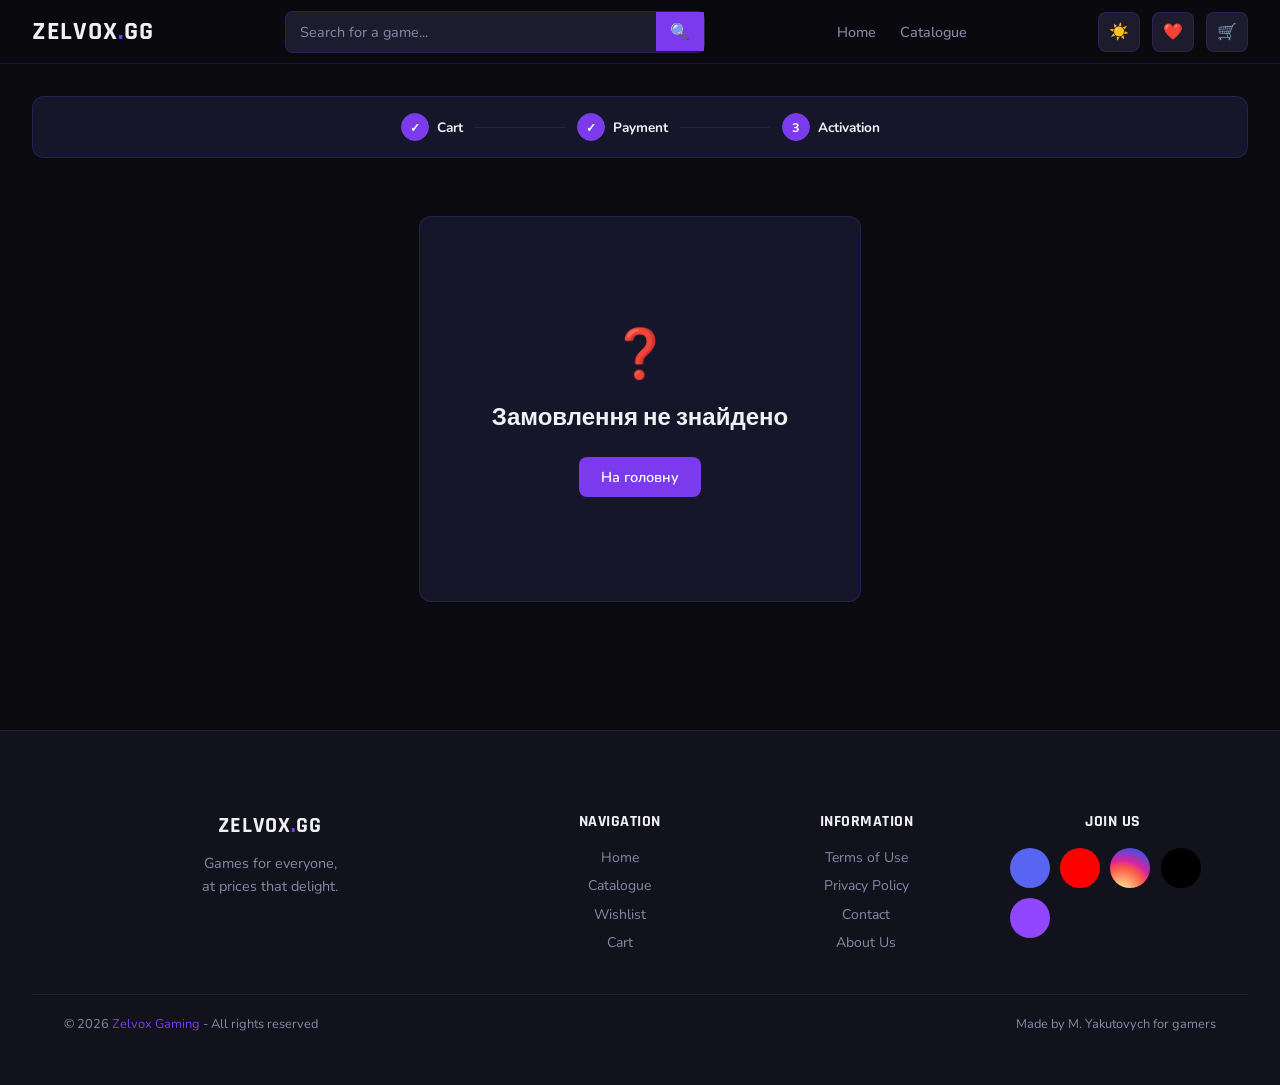
<file: receipt.html>
<!DOCTYPE html>
<html lang="uk">
<head>
  <meta charset="UTF-8" />
  <meta name="viewport" content="width=device-width, initial-scale=1.0" />
  <title>Zelvox Gaming - Game Activation</title>
  <link rel="stylesheet" href="css/style.css" />
</head>
<body>

  <header>
    <a href="index.html" class="logo">ZELVOX<span>.</span>GG</a>

    <div class="search-bar">
      <input type="text" id="search-input" placeholder="Search for a game..." />
      <button onclick="handleSearch()">🔍</button>
    </div>

    <nav>
      <a href="index.html">Home</a>
      <a href="catalogue.html">Catalogue</a>
    </nav>

    <div class="header-actions">
      <button id="search-toggle-btn" class="icon-btn search-toggle-btn" onclick="toggleMobileSearch()" title="Search">🔍</button>
      <button id="theme-toggle" class="icon-btn" title="Toggle theme">☀️</button>
      <button id="wishlist-toggle-btn" class="icon-btn" onclick="toggleWishlistPanel()" title="Wishlist">
        ❤️ <span id="wishlist-badge" class="badge" style="display:none">0</span>
      </button>
      <button id="cart-toggle-btn" class="icon-btn" onclick="toggleCartPanel()" title="Cart">
        🛒 <span id="cart-badge" class="badge" style="display:none">0</span>
      </button>
    </div>
    <button id="hamburger-btn" class="hamburger" aria-label="Menu"><span></span><span></span><span></span></button>
  </header>
  <nav id="mobile-nav" class="mobile-nav">
    <a href="index.html">Home</a>
    <a href="catalogue.html">Catalogue</a>
    <a href="wishlist.html">Wishlist</a>
    <a href="cart.html">Cart</a>
  </nav>
  <div id="mobile-search-bar" class="mobile-search-bar">
    <div class="search-bar">
      <input type="text" id="mobile-search-input" placeholder="Search for a game..." />
      <button onclick="handleMobileSearch()">🔍</button>
    </div>
  </div>

  <div id="panel-overlay" class="panel-overlay" onclick="closeAllPanels()"></div>

  <div id="cart-panel" class="header-panel">
    <div class="panel-head">
      <span>🛒 Cart</span>
      <button class="panel-close" onclick="toggleCartPanel()">✕</button>
    </div>
    <div class="panel-body" id="cart-panel-body">
      <div class="panel-empty"><div class="emoji">🛒</div><p>Your cart is empty</p></div>
    </div>
    <div class="panel-foot" id="cart-panel-foot"></div>
  </div>

  <div id="wishlist-panel" class="header-panel">
    <div class="panel-head">
      <span>❤️ Wishlist</span>
      <button class="panel-close" onclick="toggleWishlistPanel()">✕</button>
    </div>
    <div class="panel-body" id="wishlist-panel-body">
      <div class="panel-empty"><div class="emoji">❤️</div><p>Your wishlist is empty</p></div>
    </div>
    <div class="panel-foot" id="wishlist-panel-foot"></div>
  </div>

  <main>
    <div class="checkout-flow">
      <div class="checkout-progress">
        <div class="progress-step completed"><span>✓</span>Cart</div>
        <div class="progress-line"></div>
        <div class="progress-step completed"><span>✓</span>Payment</div>
        <div class="progress-line"></div>
        <div class="progress-step active"><span>3</span>Activation</div>
      </div>

      <div class="receipt-box activation-box" id="receipt-box">
        <div class="empty-state">
          <div class="emoji">⏳</div>
          <h2>Loading...</h2>
        </div>
      </div>
    </div>
  </main>

  <footer>
    <div class="footer-main">
      <div class="footer-brand">
        <a href="index.html" class="logo footer-logo">ZELVOX<span>.</span>GG</a>
        <p class="footer-tagline">Games for everyone,<br>at prices that delight.</p>
      </div>
      <div class="footer-links">
        <h4>Navigation</h4>
        <a href="index.html">Home</a>
        <a href="catalogue.html">Catalogue</a>
        <a href="wishlist.html">Wishlist</a>
        <a href="cart.html">Cart</a>
      </div>
      <div class="footer-links">
        <h4>Information</h4>
        <a href="#">Terms of Use</a>
        <a href="#">Privacy Policy</a>
        <a href="#">Contact</a>
        <a href="#">About Us</a>
      </div>
      <div class="footer-community">
        <h4>Join Us</h4>
        <div class="social-icons">
          <a href="#" class="social-icon discord" title="Discord"></a>
          <a href="#" class="social-icon youtube" title="YouTube"></a>
          <a href="#" class="social-icon instagram" title="Instagram"></a>
          <a href="#" class="social-icon twitter" title="X / Twitter"></a>
          <a href="#" class="social-icon twitch" title="Twitch"></a>
        </div>
      </div>
    </div>
    <div class="footer-bottom">
      <p>© 2026 <span>Zelvox Gaming</span> - All rights reserved</p>
      <p class="footer-bottom-right">Made by M. Yakutovych for gamers</p>
    </div>
  </footer>

  <button id="back-to-top" title="Back to top">↑</button>
  <div id="toast" class="toast"></div>

  <script src="js/games.js"></script>
  <script src="js/store.js"></script>
  <script src="js/app.js"></script>
</body>
</html>
</file>
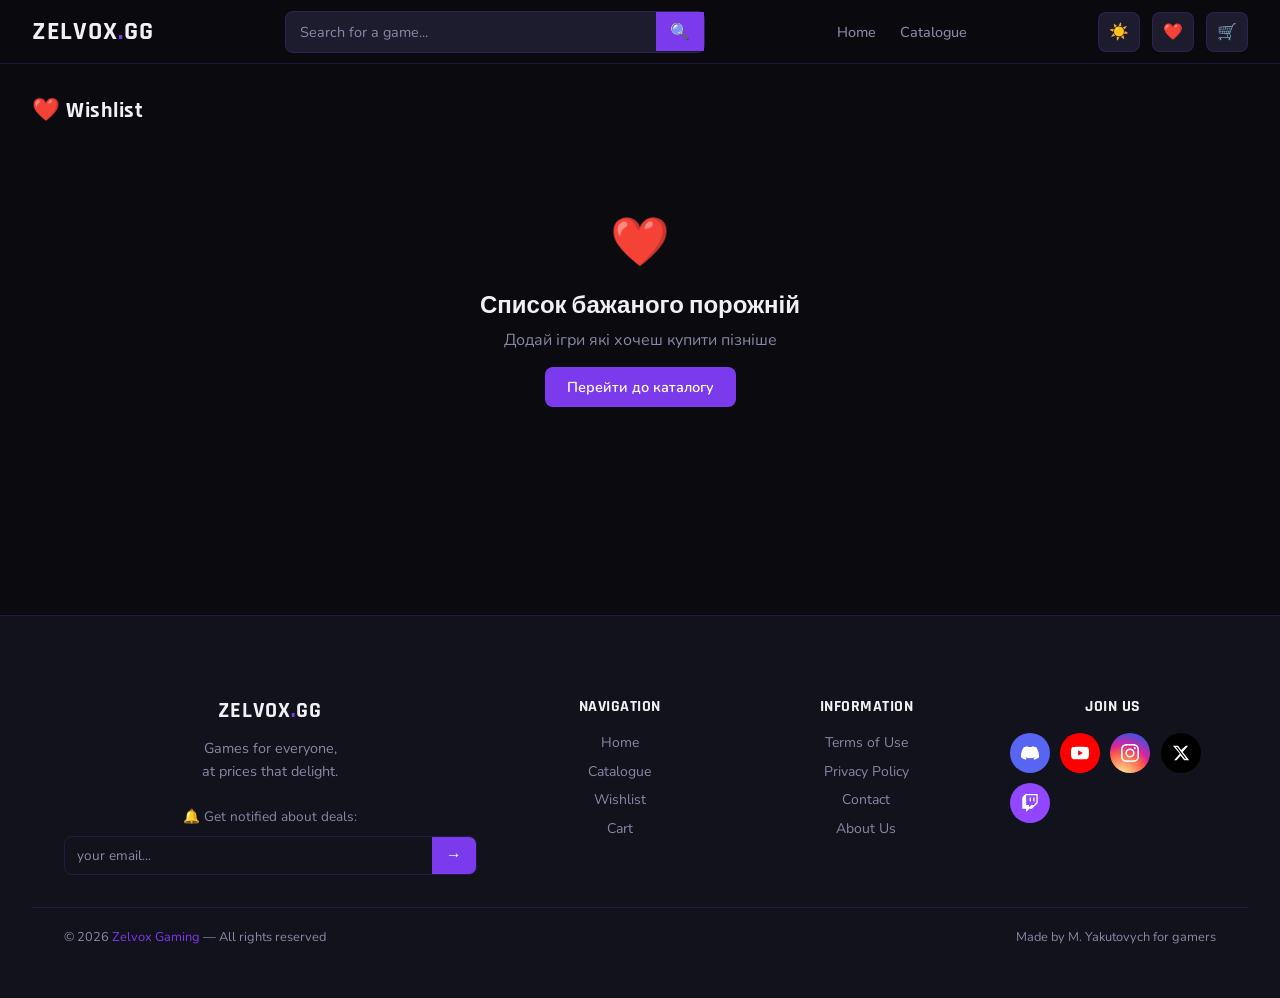
<file: wishlist.html>
<!DOCTYPE html>
<html lang="uk">
<head>
  <meta charset="UTF-8" />
  <meta name="viewport" content="width=device-width, initial-scale=1.0" />
  <title>Zelvox Gaming — Wishlist</title>
  <link rel="stylesheet" href="css/style.css" />
</head>
<body>

  <!-- ─── HEADER ─── -->
  <header>
    <a href="index.html" class="logo">ZELVOX<span>.</span>GG</a>

    <div class="search-bar">
      <input type="text" id="search-input" placeholder="Search for a game..." />
      <button onclick="handleSearch()">🔍</button>
    </div>

    <nav>
      <a href="index.html">Home</a>
      <a href="catalogue.html">Catalogue</a>
    </nav>

    <div class="header-actions">
      <button id="search-toggle-btn" class="icon-btn search-toggle-btn" onclick="toggleMobileSearch()" title="Search">🔍</button>
      <button id="theme-toggle" class="icon-btn" title="Toggle theme">☀️</button>

      <!-- Wishlist toggle button -->
      <button id="wishlist-toggle-btn" class="icon-btn" onclick="toggleWishlistPanel()" title="Wishlist">
        ❤️ <span id="wishlist-badge" class="badge" style="display:none">0</span>
      </button>

      <!-- Cart toggle button -->
      <button id="cart-toggle-btn" class="icon-btn" onclick="toggleCartPanel()" title="Cart">
        🛒 <span id="cart-badge" class="badge" style="display:none">0</span>
      </button>
    </div>
    <button id="hamburger-btn" class="hamburger" aria-label="Menu"><span></span><span></span><span></span></button>
  </header>
  <nav id="mobile-nav" class="mobile-nav">
    <a href="index.html">Home</a>
    <a href="catalogue.html">Catalogue</a>
    <a href="wishlist.html">Wishlist</a>
    <a href="cart.html">Cart</a>
  </nav>
  <div id="mobile-search-bar" class="mobile-search-bar">
    <div class="search-bar">
      <input type="text" id="mobile-search-input" placeholder="Search for a game..." />
      <button onclick="handleMobileSearch()">🔍</button>
    </div>
  </div>

  <!-- ─── PANEL OVERLAY ─── -->
  <div id="panel-overlay" class="panel-overlay" onclick="closeAllPanels()"></div>

  <!-- ─── CART DROPDOWN PANEL ─── -->
  <div id="cart-panel" class="header-panel">
    <div class="panel-head">
      <span>🛒 Cart</span>
      <button class="panel-close" onclick="toggleCartPanel()">✕</button>
    </div>
    <div class="panel-body" id="cart-panel-body">
      <div class="panel-empty"><div class="emoji">🛒</div><p>Your cart is empty</p></div>
    </div>
    <div class="panel-foot" id="cart-panel-foot"></div>
  </div>

  <!-- ─── WISHLIST DROPDOWN PANEL ─── -->
  <div id="wishlist-panel" class="header-panel">
    <div class="panel-head">
      <span>❤️ Wishlist</span>
      <button class="panel-close" onclick="toggleWishlistPanel()">✕</button>
    </div>
    <div class="panel-body" id="wishlist-panel-body">
      <div class="panel-empty"><div class="emoji">❤️</div><p>Your wishlist is empty</p></div>
    </div>
    <div class="panel-foot" id="wishlist-panel-foot"></div>
  </div>

  <!-- ─── MAIN ─── -->
  <main>

    <div class="section-header">
      <h2>❤️ Wishlist</h2>
    </div>

    <!-- Wishlist items injected by app.js -->
    <div class="games-grid" id="wishlist-grid"></div>

  </main>

  <!-- ─── FOOTER ─── -->
  <footer>
    <div class="footer-main">

      <!-- COL 1: Logo + tagline -->
      <div class="footer-brand">
        <a href="index.html" class="logo footer-logo">ZELVOX<span>.</span>GG</a>
        <p class="footer-tagline">Games for everyone,<br>at prices that delight.</p>
        <div class="footer-newsletter">
          <p>🔔 Get notified about deals:</p>
          <div class="newsletter-input">
            <input type="email" placeholder="your email..." />
            <button onclick="subscribeNewsletter()">→</button>
          </div>
        </div>
      </div>

      <!-- COL 2: Quick links -->
      <div class="footer-links">
        <h4>Navigation</h4>
        <a href="index.html">Home</a>
        <a href="catalogue.html">Catalogue</a>
        <a href="wishlist.html">Wishlist</a>
        <a href="cart.html">Cart</a>
      </div>

      <!-- COL 3: Info links -->
      <div class="footer-links">
        <h4>Information</h4>
        <a href="#">Terms of Use</a>
        <a href="#">Privacy Policy</a>
        <a href="#">Contact</a>
        <a href="#">About Us</a>
      </div>

      <!-- COL 4: Community -->
      <div class="footer-community">
        <h4>Join Us</h4>
        <div class="social-icons">
          <a href="#" class="social-icon discord" title="Discord">
            <svg viewBox="0 0 24 24" fill="currentColor"><path d="M20.317 4.37a19.791 19.791 0 0 0-4.885-1.515.074.074 0 0 0-.079.037c-.21.375-.444.864-.608 1.25a18.27 18.27 0 0 0-5.487 0 12.64 12.64 0 0 0-.617-1.25.077.077 0 0 0-.079-.037A19.736 19.736 0 0 0 3.677 4.37a.07.07 0 0 0-.032.027C.533 9.046-.32 13.58.099 18.057c.002.022.015.043.033.055a19.9 19.9 0 0 0 5.993 3.03.078.078 0 0 0 .084-.028 14.09 14.09 0 0 0 1.226-1.994.076.076 0 0 0-.041-.106 13.107 13.107 0 0 1-1.872-.892.077.077 0 0 1-.008-.128 10.2 10.2 0 0 0 .372-.292.074.074 0 0 1 .077-.01c3.928 1.793 8.18 1.793 12.062 0a.074.074 0 0 1 .078.01c.12.098.246.198.373.292a.077.077 0 0 1-.006.127 12.299 12.299 0 0 1-1.873.892.077.077 0 0 0-.041.107c.36.698.772 1.362 1.225 1.993a.076.076 0 0 0 .084.028 19.839 19.839 0 0 0 6.002-3.03.077.077 0 0 0 .032-.054c.5-5.177-.838-9.674-3.549-13.66a.061.061 0 0 0-.031-.03z"/></svg>
          </a>
          <a href="#" class="social-icon youtube" title="YouTube">
            <svg viewBox="0 0 24 24" fill="currentColor"><path d="M23.498 6.186a3.016 3.016 0 0 0-2.122-2.136C19.505 3.545 12 3.545 12 3.545s-7.505 0-9.377.505A3.017 3.017 0 0 0 .502 6.186C0 8.07 0 12 0 12s0 3.93.502 5.814a3.016 3.016 0 0 0 2.122 2.136c1.871.505 9.376.505 9.376.505s7.505 0 9.377-.505a3.015 3.015 0 0 0 2.122-2.136C24 15.93 24 12 24 12s0-3.93-.502-5.814zM9.545 15.568V8.432L15.818 12l-6.273 3.568z"/></svg>
          </a>
          <a href="#" class="social-icon instagram" title="Instagram">
            <svg viewBox="0 0 24 24" fill="currentColor"><path d="M12 2.163c3.204 0 3.584.012 4.85.07 3.252.148 4.771 1.691 4.919 4.919.058 1.265.069 1.645.069 4.849 0 3.205-.012 3.584-.069 4.849-.149 3.225-1.664 4.771-4.919 4.919-1.266.058-1.644.07-4.85.07-3.204 0-3.584-.012-4.849-.07-3.26-.149-4.771-1.699-4.919-4.92-.058-1.265-.07-1.644-.07-4.849 0-3.204.013-3.583.07-4.849.149-3.227 1.664-4.771 4.919-4.919 1.266-.057 1.645-.069 4.849-.069zM12 0C8.741 0 8.333.014 7.053.072 2.695.272.273 2.69.073 7.052.014 8.333 0 8.741 0 12c0 3.259.014 3.668.072 4.948.2 4.358 2.618 6.78 6.98 6.98C8.333 23.986 8.741 24 12 24c3.259 0 3.668-.014 4.948-.072 4.354-.2 6.782-2.618 6.979-6.98.059-1.28.073-1.689.073-4.948 0-3.259-.014-3.667-.072-4.947-.196-4.354-2.617-6.78-6.979-6.98C15.668.014 15.259 0 12 0zm0 5.838a6.162 6.162 0 1 0 0 12.324 6.162 6.162 0 0 0 0-12.324zM12 16a4 4 0 1 1 0-8 4 4 0 0 1 0 8zm6.406-11.845a1.44 1.44 0 1 0 0 2.881 1.44 1.44 0 0 0 0-2.881z"/></svg>
          </a>
          <a href="#" class="social-icon twitter" title="X / Twitter">
            <svg viewBox="0 0 24 24" fill="currentColor"><path d="M18.244 2.25h3.308l-7.227 8.26 8.502 11.24H16.17l-4.714-6.231-5.401 6.231H2.748l7.73-8.835L1.254 2.25H8.08l4.261 5.636 5.903-5.636zm-1.161 17.52h1.833L7.084 4.126H5.117z"/></svg>
          </a>
          <a href="#" class="social-icon twitch" title="Twitch">
            <svg viewBox="0 0 24 24" fill="currentColor"><path d="M11.571 4.714h1.715v5.143H11.57zm4.715 0H18v5.143h-1.714zM6 0L1.714 4.286v15.428h5.143V24l4.286-4.286h3.428L22.286 12V0zm14.571 11.143l-3.428 3.428h-3.429l-3 3v-3H6.857V1.714h13.714z"/></svg>
          </a>
        </div>
      </div>

    </div>

    <!-- Bottom bar -->
    <div class="footer-bottom">
      <p>© 2026 <span>Zelvox Gaming</span> — All rights reserved</p>
      <p class="footer-bottom-right">Made by M. Yakutovych for gamers</p>
    </div>
  </footer>

  <!-- ─── BACK TO TOP ─── -->
  <button id="back-to-top" title="Back to top">↑</button>

  <!-- ─── TOAST ─── -->
  <div id="toast" class="toast"></div>

  <!-- ─── SCRIPTS ─── -->
  <script src="js/games.js"></script>
  <script src="js/store.js"></script>
  <script src="js/app.js"></script>

</body>
</html>
</file>
<file: css/style.css>
@import url('https://fonts.googleapis.com/css2?family=Rajdhani:wght@400;500;600;700&family=Nunito:wght@300;400;500;600&display=swap');

:root {
  --bg: #0a0a0f;
  --bg2: #12121c;
  --bg3: #1c1c2e;
  --accent: #7c3aed;
  --accent-hover: #6d28d9;
  --accent-glow: rgba(124, 58, 237, 0.3);
  --text: #f0f0f5;
  --text2: #8888a8;
  --border: rgba(124, 58, 237, 0.2);
  --card-bg: #16162a;
  --success: #22c55e;
  --radius: 12px;
  --transition: 0.25s ease;
}

/* Light theme */
body.light {
  --bg: #f6f7fb;
  --bg2: #ffffff;
  --bg3: #eef1f8;
  --card-bg: #ffffff;
  --text: #141421;
  --text2: #62657a;
  --border: rgba(82, 76, 115, 0.18);
  --accent-glow: rgba(124, 58, 237, 0.18);
}

* { margin: 0; padding: 0; box-sizing: border-box; }

html { scroll-behavior: smooth; }

body {
  font-family: 'Nunito', sans-serif;
  background: var(--bg);
  color: var(--text);
  min-height: 100vh;
  transition: background var(--transition), color var(--transition);
}

/* ─── HEADER ─────────────────────── */
header {
  position: sticky;
  top: 0;
  z-index: 100;
  background: rgba(10, 10, 15, 0.85);
  backdrop-filter: blur(16px);
  border-bottom: 1px solid var(--border);
  padding: 0 2rem;
  height: 64px;
  display: flex;
  align-items: center;
  justify-content: space-between;
  gap: 1rem;
}

body.light header {
  background: rgba(255, 255, 255, 0.88);
  box-shadow: 0 10px 30px rgba(22, 22, 34, 0.06);
}

.logo {
  font-family: 'Rajdhani', sans-serif;
  font-size: 1.6rem;
  font-weight: 700;
  color: var(--text);
  text-decoration: none;
  letter-spacing: 1px;
}

.logo span { color: var(--accent); }

nav { display: flex; align-items: center; gap: 1.5rem; }

nav a {
  color: var(--text2);
  text-decoration: none;
  font-size: 0.9rem;
  font-weight: 500;
  transition: color var(--transition);
}

nav a:hover, nav a.active { color: var(--text); }

.header-actions { display: flex; align-items: center; gap: 0.75rem; }

.icon-btn {
  background: var(--bg3);
  border: 1px solid var(--border);
  color: var(--text);
  border-radius: 8px;
  width: 42px;
  height: 40px;
  padding: 0;
  cursor: pointer;
  font-size: 1rem;
  position: relative;
  transition: background var(--transition), border-color var(--transition);
  text-decoration: none;
  display: flex;
  align-items: center;
  justify-content: center;
  flex-shrink: 0;
}

.icon-btn:hover { background: var(--accent); border-color: var(--accent); }

.badge {
  position: absolute;
  top: -7px;
  right: -7px;
  display: flex !important;
  align-items: center;
  justify-content: center;
  background: var(--accent);
  color: white;
  font-size: 0.62rem;
  font-weight: 700;
  min-width: 17px;
  height: 17px;
  padding: 0 5px;
  border: 2px solid var(--bg);
  border-radius: 999px;
  text-align: center;
  line-height: 1;
  opacity: 0;
  visibility: hidden;
  pointer-events: none;
  transform: scale(0.85);
  transition: opacity var(--transition), visibility var(--transition), transform var(--transition);
}

.badge.visible {
  opacity: 1;
  visibility: visible;
  transform: scale(1);
}


/* ─── SEARCH BAR ─────────────────── */
.search-bar {
  position: relative;
  display: flex;
  align-items: center;
  background: var(--bg3);
  border: 1px solid var(--border);
  border-radius: 8px;
  overflow: visible;
  flex: 1;
  max-width: 420px;
  transition: border-color var(--transition), box-shadow var(--transition);
}

.search-bar:focus-within {
  border-color: var(--accent);
  box-shadow: 0 0 0 3px var(--accent-glow);
}

.search-bar input {
  background: transparent;
  border: none;
  outline: none;
  color: var(--text);
  font-family: 'Nunito', sans-serif;
  font-size: 0.9rem;
  padding: 10px 14px;
  flex: 1;
  width: 100%;
}

.search-bar input::placeholder { color: var(--text2); }

.search-bar button {
  background: var(--accent);
  border: none;
  color: white;
  padding: 10px 14px;
  cursor: pointer;
  font-size: 1rem;
  transition: background var(--transition);
}

.search-bar button:hover { background: var(--accent-hover); }

.search-dropdown {
  position: absolute;
  top: calc(100% + 8px);
  left: 0;
  right: 0;
  background: var(--bg2);
  border: 1px solid var(--border);
  border-radius: 8px;
  box-shadow: 0 16px 36px rgba(0, 0, 0, 0.45);
  overflow: hidden;
  opacity: 0;
  visibility: hidden;
  transform: translateY(-6px);
  pointer-events: none;
  z-index: 250;
  transition: opacity var(--transition), visibility var(--transition), transform var(--transition);
}

.search-dropdown.open {
  opacity: 1;
  visibility: visible;
  transform: translateY(0);
  pointer-events: auto;
}

.search-result {
  display: flex;
  align-items: center;
  gap: 0.7rem;
  padding: 0.65rem 0.75rem;
  color: var(--text);
  text-decoration: none;
  border-bottom: 1px solid rgba(124, 58, 237, 0.12);
  transition: background var(--transition);
}

.search-result:last-child { border-bottom: none; }

.search-result:hover,
.search-result.active {
  background: var(--bg3);
}

.search-result img {
  width: 44px;
  height: 44px;
  border-radius: 6px;
  object-fit: cover;
  border: 1px solid var(--border);
  flex-shrink: 0;
}

.search-result-info {
  min-width: 0;
  flex: 1;
  display: flex;
  flex-direction: column;
  gap: 2px;
}

.search-result-info strong {
  font-size: 0.86rem;
  font-weight: 700;
  white-space: nowrap;
  overflow: hidden;
  text-overflow: ellipsis;
}

.search-result-info small {
  color: var(--text2);
  font-size: 0.72rem;
}

.search-result-price {
  font-family: 'Rajdhani', sans-serif;
  color: var(--accent);
  font-weight: 700;
  font-size: 1rem;
  flex-shrink: 0;
}

.search-empty {
  padding: 0.9rem 1rem;
  color: var(--text2);
  font-size: 0.86rem;
  text-align: center;
}

body.light .search-dropdown,
body.light .header-panel {
  box-shadow: 0 18px 42px rgba(35, 35, 55, 0.14);
}

body.light .game-card,
body.light .cart-item,
body.light .summary-box,
body.light .receipt-box,
body.light .info-table,
body.light .gd-review-block {
  box-shadow: 0 10px 24px rgba(35, 35, 55, 0.06);
}

body.light footer {
  background: #ffffff;
}

body.light .footer-bottom {
  color: #6b6e82;
}

/* ─── MAIN LAYOUT ────────────────── */
main { max-width: 1280px; margin: 0 auto; padding: 2rem; }

/* ─── SLIDER / BANNER ────────────── */
.banner {
  position: relative;
  border-radius: var(--radius);
  overflow: hidden;
  height: 500px;
  margin-bottom: 3rem;
  cursor: pointer;
}

.slide {
  position: absolute;
  inset: 0;
  opacity: 0;
  transition: opacity 0.7s ease;
  background-size: cover;
  background-position: center;

  /* Prevent hidden slides from being clickable */
  pointer-events: none;
}

.slide.active {
  opacity: 1;
  pointer-events: auto;
}

.slide-overlay {
  position: absolute;
  inset: 0;
  background: linear-gradient(90deg, rgba(7, 7, 12, 0.9) 0%, rgba(7, 7, 12, 0.58) 42%, rgba(7, 7, 12, 0.12) 100%);
  display: flex;
  align-items: flex-end;
  padding: 2.5rem;
}

.slide-info h2 {
  font-family: 'Rajdhani', sans-serif;
  font-size: 2.2rem;
  font-weight: 700;
  margin-bottom: 0.5rem;
  color: white;
  text-shadow: 0 2px 18px rgba(0, 0, 0, 0.65);
}

.slide-info p {
  color: rgba(255, 255, 255, 0.78);
  margin-bottom: 1rem;
  font-size: 0.95rem;
  text-shadow: 0 1px 10px rgba(0, 0, 0, 0.55);
}

.banner-dots {
  position: absolute;
  bottom: 1.25rem;
  left: 50%;
  transform: translateX(-50%);
  display: flex;
  gap: 8px;
  z-index: 10;
}

.dot {
  width: 10px; height: 10px;
  border-radius: 99px;
  background: rgba(255,255,255,0.35);
  cursor: pointer;
  transition: all 0.3s ease;
  border: 1px solid rgba(255,255,255,0.2);
}

.dot:hover { background: rgba(255,255,255,0.65); transform: scale(1.15); }

.dot.active { background: var(--accent); width: 32px; box-shadow: 0 0 8px var(--accent-glow); }

/* ─── SECTION TITLES ─────────────── */
.section-header {
  display: flex;
  align-items: center;
  justify-content: space-between;
  margin-bottom: 1.25rem;
}

.section-header h2 {
  font-family: 'Rajdhani', sans-serif;
  font-size: 1.4rem;
  font-weight: 700;
  letter-spacing: 0.5px;
}

.section-header a {
  color: var(--accent);
  font-size: 0.85rem;
  text-decoration: none;
  font-weight: 500;
}

.section-header a:hover { text-decoration: underline; }

/* ─── GAME CARDS ─────────────────── */
.games-grid {
  display: grid;
  grid-template-columns: repeat(auto-fill, minmax(200px, 1fr));
  gap: 1.25rem;
  margin-bottom: 3rem;
}

.game-card {
  background: var(--card-bg);
  border: 1px solid var(--border);
  border-radius: var(--radius);
  overflow: hidden;
  cursor: pointer;
  transition: transform var(--transition), box-shadow var(--transition), border-color var(--transition);
  text-decoration: none;
  color: var(--text);
  display: block;
}

.game-card:hover {
  transform: translateY(-6px);
  box-shadow: 0 12px 32px rgba(124, 58, 237, 0.25);
  border-color: var(--accent);
}

.game-card img {
  width: 100%;
  aspect-ratio: 3/4;
  object-fit: cover;
  display: block;
}

.game-card-info { padding: 0.85rem; }

.game-card-info h3 {
  font-size: 0.9rem;
  font-weight: 600;
  margin-bottom: 0.4rem;
  white-space: nowrap;
  overflow: hidden;
  text-overflow: ellipsis;
}

.game-card-info .platform {
  font-size: 0.75rem;
  color: var(--text2);
  margin-bottom: 0.6rem;
}

.price-row { display: flex; align-items: center; gap: 0.5rem; flex-wrap: wrap; }

.price-new {
  font-family: 'Rajdhani', sans-serif;
  font-size: 1.1rem;
  font-weight: 700;
  color: var(--text);
}

.price-old {
  font-size: 0.8rem;
  color: var(--text2);
  text-decoration: line-through;
}

/* ─── GAME CARD WRAPPER + QUICK-ACTION BUTTONS ───────── */
.game-card-wrap {
  position: relative;
  border-radius: var(--radius);
  overflow: hidden;
  background: var(--card-bg);
  border: 1px solid var(--border);
  transition: transform var(--transition), box-shadow var(--transition), border-color var(--transition);
}

.game-card-wrap:hover {
  transform: translateY(-6px);
  box-shadow: 0 12px 32px rgba(124, 58, 237, 0.25);
  border-color: var(--accent);
}

/* Make the inner <a> not carry its own border/radius anymore */
.game-card-wrap .game-card {
  border: none;
  border-radius: 0;
  transform: none;
  box-shadow: none;
  display: block;
}

.game-card-wrap .game-card:hover {
  transform: none;
  box-shadow: none;
  border-color: transparent;
}

/* Action bar at the bottom of every card */
.card-actions {
  display: flex;
  gap: 0.4rem;
  padding: 0 0.7rem 0.7rem;
}

/* On desktop, hide until hover */
@media (hover: hover) {
  .card-actions {
    position: absolute;
    bottom: 0;
    left: 0;
    right: 0;
    padding: 0.6rem 0.7rem;
    background: linear-gradient(0deg, rgba(10,10,15,0.92) 0%, transparent 100%);
    opacity: 0;
    transition: opacity var(--transition);
  }
  .game-card-wrap:hover .card-actions { opacity: 1; }
}

/* Wishlist heart button */
.card-wish-btn {
  background: rgba(255,255,255,0.1);
  border: 1px solid rgba(255,255,255,0.15);
  color: white;
  border-radius: 7px;
  width: 36px;
  height: 34px;
  font-size: 0.95rem;
  cursor: pointer;
  display: flex;
  align-items: center;
  justify-content: center;
  flex-shrink: 0;
  transition: background var(--transition), border-color var(--transition);
}

.card-wish-btn:hover { background: rgba(239,68,68,0.35); border-color: #ef4444; }
.card-wish-btn.active { background: rgba(167,139,250,0.3); border-color: #a78bfa; }

/* Add to cart button */
.card-cart-btn {
  flex: 1;
  background: var(--accent);
  border: none;
  color: white;
  border-radius: 7px;
  height: 34px;
  font-family: 'Nunito', sans-serif;
  font-size: 0.8rem;
  font-weight: 700;
  cursor: pointer;
  transition: background var(--transition);
}

.card-cart-btn:hover { background: var(--accent-hover); }
.card-cart-btn.in-cart { background: #16a34a; }
.card-cart-btn.in-cart:hover { background: #15803d; }

/* On touch devices — always show the action bar (no hover) */
@media (hover: none) {
  .card-wish-btn,
  .card-cart-btn {
    background: var(--bg3);
    border-color: var(--border);
    color: var(--text);
  }
  .card-cart-btn { background: var(--accent); color: white; }
  .card-cart-btn.in-cart { background: #16a34a; }
  .card-wish-btn.active { background: rgba(167,139,250,0.3); border-color: #a78bfa; }
}

/* ─── BUTTONS ────────────────────── */
.btn {
  display: inline-flex;
  align-items: center;
  gap: 8px;
  padding: 10px 22px;
  border-radius: 8px;
  font-family: 'Nunito', sans-serif;
  font-weight: 600;
  font-size: 0.9rem;
  cursor: pointer;
  border: none;
  transition: all var(--transition);
  text-decoration: none;
}

.btn-primary {
  background: var(--accent);
  color: white;
}

.btn-primary:hover {
  background: var(--accent-hover);
  box-shadow: 0 4px 16px var(--accent-glow);
  transform: translateY(-1px);
}

.btn-outline {
  background: transparent;
  color: var(--text);
  border: 1px solid var(--border);
}

.btn-outline:hover {
  border-color: var(--accent);
  color: var(--accent);
}

/* ─── FILTERS (catalogue) ────────── */
.filters {
  display: flex;
  gap: 0.75rem;
  flex-wrap: wrap;
  margin-bottom: 1.5rem;
  align-items: center;
}

.filter-select {
  background: var(--bg3);
  border: 1px solid var(--border);
  color: var(--text);
  border-radius: 8px;
  padding: 8px 14px;
  font-family: 'Nunito', sans-serif;
  font-size: 0.85rem;
  cursor: pointer;
  outline: none;
  transition: border-color var(--transition);
}

.filter-select:focus { border-color: var(--accent); }

/* ─── CART / WISHLIST ITEMS ──────── */
.cart-item {
  display: flex;
  align-items: center;
  gap: 1rem;
  background: var(--card-bg);
  border: 1px solid var(--border);
  border-radius: var(--radius);
  padding: 1rem;
  margin-bottom: 1rem;
}

.cart-item img {
  width: 80px;
  height: 80px;
  object-fit: cover;
  border-radius: 8px;
}

.cart-item-info { flex: 1; }
.cart-item-info h3 { font-size: 1rem; margin-bottom: 4px; }
.cart-item-info p { color: var(--text2); font-size: 0.85rem; }
.cart-item-price {
  font-family: 'Rajdhani', sans-serif;
  font-size: 1.2rem;
  font-weight: 700;
  color: var(--accent);
}

/* ─── SUMMARY BOX ────────────────── */
.summary-box {
  background: var(--card-bg);
  border: 1px solid var(--border);
  border-radius: var(--radius);
  padding: 1.5rem;
  margin-top: 1.5rem;
}

.summary-row {
  display: flex;
  justify-content: space-between;
  margin-bottom: 0.75rem;
  font-size: 0.95rem;
  color: var(--text2);
}

.summary-row.total {
  font-family: 'Rajdhani', sans-serif;
  font-size: 1.3rem;
  font-weight: 700;
  color: var(--text);
  border-top: 1px solid var(--border);
  padding-top: 0.75rem;
  margin-top: 0.75rem;
}

/* ─── TOAST ──────────────────────── */
.toast {
  position: fixed;
  bottom: 2rem;
  right: 2rem;
  background: var(--bg3);
  border: 1px solid var(--accent);
  color: var(--text);
  padding: 0.85rem 1.25rem;
  border-radius: var(--radius);
  font-size: 0.9rem;
  font-weight: 500;
  z-index: 9999;
  box-shadow: 0 8px 24px rgba(0,0,0,0.4);
  transform: translateY(80px);
  opacity: 0;
  transition: all 0.3s ease;
}

.toast.show { transform: translateY(0); opacity: 1; }

/* ─── BACK TO TOP ────────────────── */
#back-to-top {
  position: fixed;
  bottom: 2rem;
  right: 2rem;
  background: var(--accent);
  color: white;
  border: none;
  border-radius: 50%;
  width: 44px;
  height: 44px;
  font-size: 1.1rem;
  cursor: pointer;
  display: none;
  align-items: center;
  justify-content: center;
  z-index: 999;
  transition: all var(--transition);
  box-shadow: 0 4px 16px var(--accent-glow);
}

#back-to-top:hover { transform: translateY(-3px); }
#back-to-top.visible { display: flex; }

/* ─── EMPTY STATE ────────────────── */
.empty-state {
  text-align: center;
  padding: 4rem 2rem;
  color: var(--text2);
}

.empty-state .emoji { font-size: 3rem; margin-bottom: 1rem; }
.empty-state h2 { color: var(--text); margin-bottom: 0.5rem; font-family: 'Rajdhani', sans-serif; }

/* ─── RECEIPT ────────────────────── */
.receipt-box {
  max-width: 600px;
  margin: 2rem auto;
  background: var(--card-bg);
  border: 1px solid var(--border);
  border-radius: var(--radius);
  padding: 2.5rem;
  text-align: center;
}

.receipt-box .order-id {
  font-family: 'Rajdhani', sans-serif;
  font-size: 1.2rem;
  color: var(--accent);
  margin-bottom: 2rem;
}

.receipt-item {
  display: flex;
  justify-content: space-between;
  align-items: center;
  gap: 1rem;
  padding: 0.85rem 0;
  border-bottom: 1px solid var(--border);
  font-size: 0.95rem;
}

.receipt-item:last-of-type {
  border-bottom: none;
}

.receipt-item span {
  color: var(--text2);
  text-align: left;
}

.receipt-item strong {
  font-family: 'Rajdhani', sans-serif;
  font-size: 1.05rem;
  color: var(--accent);
  white-space: nowrap;
}

.receipt-success-icon {
  font-size: 3.5rem;
  margin-bottom: 1rem;
  display: block;
}

.receipt-items-list {
  text-align: left;
  margin: 1.5rem 0;
}

/* ─── CHECKOUT FLOW ───────────────── */
.checkout-page {
  background: #333;
  color: #ddd;
}

.checkout-page footer,
.checkout-page #back-to-top {
  display: none;
}

.checkout-topbar {
  position: sticky;
  top: 0;
  height: 65px;
  padding: 0 2.5rem;
  background: #1f1f1f;
  border-bottom: 1px solid rgba(255,255,255,0.06);
  display: grid;
  grid-template-columns: 220px 1fr 220px;
  align-items: center;
  z-index: 100;
}

.checkout-logo {
  color: #f5f5f5;
  font-family: 'Rajdhani', sans-serif;
  font-size: 1.5rem;
  font-weight: 700;
  letter-spacing: 1px;
  text-decoration: none;
}

.checkout-logo span {
  color: #ff6a24;
}

.checkout-steps {
  display: flex;
  align-items: center;
  justify-content: center;
  gap: 10px;
  color: #777;
  font-size: 0.85rem;
  font-weight: 700;
}

.checkout-step {
  display: flex;
  align-items: center;
  gap: 8px;
  white-space: nowrap;
}

.checkout-step span {
  width: 26px;
  height: 26px;
  border: 1px solid #555;
  border-radius: 50%;
  display: inline-flex;
  align-items: center;
  justify-content: center;
  font-size: 0.8rem;
}

.checkout-step.active {
  color: #f1f1f1;
}

.checkout-step.active span,
.checkout-step.completed span {
  border-color: #f1f1f1;
  color: #f1f1f1;
}

.checkout-line {
  width: 110px;
  height: 1px;
  background: #555;
}

.checkout-main {
  max-width: 1180px;
  padding: 4.5rem 2rem;
}

.cart-stage,
.payment-stage {
  display: grid;
  grid-template-columns: minmax(0, 1fr) 356px;
  gap: 1.7rem;
  align-items: start;
}

.cart-stage h1,
.cart-stage-summary h2,
.payment-form h1,
.payment-summary h2 {
  color: #e7e7e7;
  font-size: 1.15rem;
  margin-bottom: 1.1rem;
  font-family: 'Nunito', sans-serif;
  font-weight: 800;
}

.checkout-cart-item {
  min-height: 152px;
  background: #3a3a3a;
  border-radius: 8px;
  padding: 1.65rem;
  display: grid;
  grid-template-columns: 172px minmax(0, 1fr) auto;
  gap: 1.6rem;
  align-items: center;
  margin-bottom: 1rem;
}

.checkout-cart-cover {
  display: block;
  width: 172px;
  height: 98px;
  border-radius: 6px;
  overflow: hidden;
}

.checkout-cart-cover img {
  width: 100%;
  height: 100%;
  object-fit: cover;
  display: block;
}

.checkout-cart-info h3 {
  color: #f0f0f0;
  font-size: 0.9rem;
  line-height: 1.35;
  margin-bottom: 0.65rem;
}

.checkout-cart-info p {
  color: #b8b8b8;
  font-size: 0.8rem;
  margin-bottom: 0.55rem;
}

.checkout-platform {
  color: #9fa3ae;
  font-size: 0.78rem;
}

.checkout-cart-actions {
  min-width: 150px;
  display: grid;
  grid-template-columns: auto 54px;
  gap: 0.85rem;
  align-items: center;
}

.checkout-cart-actions strong {
  color: #f3f3f3;
  font-size: 1.05rem;
  justify-self: end;
}

.checkout-cart-actions select {
  height: 40px;
  background: #303030;
  color: #f0f0f0;
  border: 1px solid #666;
  border-radius: 6px;
  padding: 0 0.6rem;
}

.checkout-cart-actions button {
  grid-column: 1 / -1;
  justify-self: end;
  background: transparent;
  border: none;
  color: #aaa;
  cursor: pointer;
  width: 40px;
  height: 34px;
  border-radius: 6px;
}

.checkout-cart-actions button:hover {
  background: rgba(255, 85, 68, 0.12);
  color: #ff5544;
}

.checkout-summary-box,
.payment-summary,
.payment-form {
  background: #202020;
  border-radius: 8px;
  padding: 1.7rem;
}

.checkout-summary-row {
  display: flex;
  justify-content: space-between;
  color: #aaa;
  font-size: 0.85rem;
  margin-bottom: 1rem;
}

.checkout-total {
  color: #f0f0f0;
  font-size: 1.15rem;
  font-weight: 800;
  margin: 0.4rem 0 1.6rem;
}

.checkout-primary-btn {
  width: 100%;
  min-height: 52px;
  border: none;
  border-radius: 7px;
  background: linear-gradient(135deg, #ff8b22, #ff3f35);
  color: white;
  font-weight: 800;
  cursor: pointer;
  text-decoration: none;
  display: inline-flex;
  align-items: center;
  justify-content: center;
}

.checkout-primary-btn:hover {
  filter: brightness(1.08);
}

.checkout-or {
  display: flex;
  align-items: center;
  gap: 0.7rem;
  color: #777;
  font-size: 0.8rem;
  margin: 1.8rem 0;
}

.checkout-or span {
  flex: 1;
  height: 1px;
  background: #444;
}

.checkout-secondary-link {
  display: block;
  text-align: center;
  color: #bcbcbc;
  text-decoration: none;
  font-size: 0.85rem;
  font-weight: 700;
}

.checkout-empty {
  background: #3a3a3a;
  border-radius: 8px;
  padding: 4rem 2rem;
  text-align: center;
  color: #aaa;
}

.checkout-empty h2 {
  color: #f0f0f0;
  margin-bottom: 0.5rem;
}

.payment-stage {
  max-width: 980px;
  margin: 0 auto;
}

.payment-section {
  border-top: 1px solid #3b3b3b;
  padding-top: 1.2rem;
  margin-top: 1.2rem;
}

.payment-section h2 {
  color: #f0f0f0;
  font-size: 0.95rem;
  margin-bottom: 1rem;
}

.payment-form label {
  display: block;
  color: #bcbcbc;
  font-size: 0.82rem;
  margin-bottom: 1rem;
}

.payment-form input[type="text"],
.payment-form input[type="email"],
.payment-form input[type="tel"] {
  width: 100%;
  margin-top: 0.4rem;
  background: #303030;
  border: 1px solid #4d4d4d;
  color: #f1f1f1;
  border-radius: 7px;
  padding: 0.85rem 0.9rem;
  outline: none;
}

.payment-form input.error {
  border-color: #ff5544;
}

.form-error {
  display: none;
  color: #ff7b6f;
  font-size: 0.75rem;
  margin-top: 0.35rem;
}

.form-error.show {
  display: block;
}

.payment-method {
  border: 1px solid #464646;
  border-radius: 8px;
  padding: 0.9rem;
  display: grid !important;
  grid-template-columns: auto 1fr;
  gap: 0.35rem 0.75rem;
  cursor: pointer;
}

.payment-method input {
  grid-row: 1 / 3;
  margin-top: 3px;
}

.payment-method span {
  color: #f0f0f0;
  font-weight: 800;
}

.payment-method small {
  color: #999;
}

.payment-item {
  display: grid;
  grid-template-columns: 64px minmax(0, 1fr) auto;
  gap: 0.75rem;
  align-items: center;
  padding: 0.75rem 0;
  border-bottom: 1px solid #373737;
}

.payment-item img {
  width: 64px;
  height: 42px;
  border-radius: 5px;
  object-fit: cover;
}

.payment-item strong {
  color: #f0f0f0;
  display: block;
  font-size: 0.82rem;
}

.payment-item span {
  color: #999;
  font-size: 0.75rem;
}

.payment-item b {
  color: #f0f0f0;
}

@media (max-width: 900px) {
  .checkout-topbar {
    grid-template-columns: 1fr;
    height: auto;
    gap: 1rem;
    padding: 1rem;
  }

  .checkout-steps {
    justify-content: flex-start;
    overflow-x: auto;
  }

  .checkout-line {
    width: 44px;
  }

  .cart-stage,
  .payment-stage {
    grid-template-columns: 1fr;
  }

  .checkout-cart-item {
    grid-template-columns: 120px 1fr;
  }

  .checkout-cart-cover {
    width: 120px;
    height: 78px;
  }

  .checkout-cart-actions {
    grid-column: 1 / -1;
    grid-template-columns: 1fr 64px auto;
  }

  .checkout-cart-actions button {
    grid-column: auto;
  }
}

/* ─── FOOTER ─────────────────────── */
footer {
  background: var(--bg2);
  border-top: 1px solid var(--border);
  text-align: center;
  padding: 2rem;
  margin-top: 4rem;
  color: var(--text2);
  font-size: 0.85rem;
}

footer span { color: var(--accent); }

/* ─── RESPONSIVE ─────────────────── */
@media (max-width: 768px) {
  header {
    padding: 0 1rem;
    flex-wrap: wrap;
    height: auto;
    min-height: 56px;
    row-gap: 0;
  }

  .logo { font-size: 1.3rem; }

  /* Hide the desktop search bar */
  .search-bar { display: none; }

  nav { display: none; }

  main { padding: 1rem; }
  .banner { height: 240px; }
  .slide-info h2 { font-size: 1.3rem; }
  .games-grid { grid-template-columns: repeat(auto-fill, minmax(150px, 1fr)); gap: 0.75rem; }

  /* Search toggle button appears in header */
  .search-toggle-btn {
    display: flex !important;
  }

  /* Full-width search bar below header */
  .mobile-search-bar {
    display: none;
    position: fixed;
    top: 56px;
    left: 0;
    right: 0;
    padding: 0.6rem 1rem;
    background: var(--bg2);
    border-bottom: 1px solid var(--border);
    z-index: 98;
    box-shadow: 0 4px 16px rgba(0,0,0,0.3);
  }

  .mobile-search-bar.open { display: block; }

  .mobile-search-bar .search-bar {
    display: flex;
    max-width: none;
  }

  /* Push main content down when mobile search is open */
  body.search-open main,
  body.search-open .banner {
    /* handled by the fixed positioning */
  }
}

@media (min-width: 769px) {
  .search-toggle-btn { display: none !important; }
  .mobile-search-bar { display: none !important; }
}

/* ─── HAMBURGER MENU ─────────────── */
.hamburger {
  display: none;
  flex-direction: column;
  justify-content: center;
  gap: 5px;
  background: var(--bg3);
  border: 1px solid var(--border);
  border-radius: 8px;
  width: 40px;
  height: 36px;
  cursor: pointer;
  padding: 0 9px;
  flex-shrink: 0;
}

.hamburger span {
  display: block;
  height: 2px;
  background: var(--text);
  border-radius: 2px;
  transition: all 0.25s ease;
}

.hamburger.open span:nth-child(1) { transform: translateY(7px) rotate(45deg); }
.hamburger.open span:nth-child(2) { opacity: 0; }
.hamburger.open span:nth-child(3) { transform: translateY(-7px) rotate(-45deg); }

@media (max-width: 768px) {
  .hamburger { display: flex; }
}

/* Mobile nav drawer */
.mobile-nav {
  display: none;
  position: fixed;
  top: 56px;
  left: 0;
  right: 0;
  background: var(--bg2);
  border-bottom: 1px solid var(--border);
  padding: 0.75rem 1.25rem;
  flex-direction: column;
  z-index: 97;
  box-shadow: 0 6px 20px rgba(0,0,0,0.28);
}

.mobile-nav.open { display: flex; }

.mobile-nav a {
  color: var(--text2);
  text-decoration: none;
  font-size: 0.95rem;
  font-weight: 600;
  padding: 0.6rem 0;
  border-bottom: 1px solid var(--border);
  transition: color var(--transition);
}

.mobile-nav a:last-child { border-bottom: none; }
.mobile-nav a:hover, .mobile-nav a.active { color: var(--accent); }

/* ─── CART / WISHLIST DROPDOWN PANELS ─── */

/* Invisible overlay — clicking it closes the open panel */
.panel-overlay {
  position: fixed;
  inset: 0;
  z-index: 150;
  display: none;
}

.panel-overlay.open { display: block; }

/* The dropdown panel itself */
.header-panel {
  position: fixed;
  top: 68px;   /* just below the 64px header */
  right: 1.5rem;
  width: 340px;
  max-height: 72vh;
  background: var(--bg2);
  border: 1px solid var(--border);
  border-radius: var(--radius);
  box-shadow: 0 16px 48px rgba(0, 0, 0, 0.55);
  z-index: 200;
  display: flex;
  flex-direction: column;
  overflow: hidden;
  opacity: 0;
  transform: translateY(-10px);
  pointer-events: none;
  transition: opacity 0.22s ease, transform 0.22s ease;
}

.header-panel.open {
  opacity: 1;
  transform: translateY(0);
  pointer-events: auto;
}

/* Panel header row */
.panel-head {
  display: flex;
  align-items: center;
  justify-content: space-between;
  padding: 0.9rem 1.1rem;
  border-bottom: 1px solid var(--border);
  font-family: 'Rajdhani', sans-serif;
  font-size: 1.05rem;
  font-weight: 700;
  letter-spacing: 0.3px;
  flex-shrink: 0;
}

.panel-close {
  background: none;
  border: none;
  color: var(--text2);
  cursor: pointer;
  font-size: 0.9rem;
  padding: 4px 6px;
  border-radius: 6px;
  transition: background var(--transition), color var(--transition);
}

.panel-close:hover { background: var(--bg3); color: var(--text); }

/* Scrollable item list */
.panel-body {
  flex: 1;
  overflow-y: auto;
  padding: 0.5rem;
}

.panel-body::-webkit-scrollbar { width: 4px; }
.panel-body::-webkit-scrollbar-track { background: transparent; }
.panel-body::-webkit-scrollbar-thumb { background: var(--accent); border-radius: 2px; }

/* Individual item row */
.panel-item {
  display: flex;
  align-items: center;
  gap: 0.65rem;
  padding: 0.55rem 0.6rem;
  border-radius: 8px;
  transition: background var(--transition);
}

.panel-item:hover { background: var(--bg3); }

.panel-item img {
  width: 50px;
  height: 50px;
  object-fit: cover;
  border-radius: 6px;
  flex-shrink: 0;
  border: 1px solid var(--border);
}

.panel-item-info {
  flex: 1;
  min-width: 0;
}

.panel-item-info h4 {
  font-size: 0.82rem;
  font-weight: 600;
  white-space: nowrap;
  overflow: hidden;
  text-overflow: ellipsis;
  margin-bottom: 2px;
  color: var(--text);
}

.panel-item-info p {
  font-size: 0.73rem;
  color: var(--text2);
}

.panel-item-price {
  font-family: 'Rajdhani', sans-serif;
  font-size: 1rem;
  font-weight: 700;
  color: var(--accent);
  flex-shrink: 0;
}

.panel-item-remove {
  background: none;
  border: none;
  color: var(--text2);
  cursor: pointer;
  font-size: 0.8rem;
  padding: 4px 5px;
  border-radius: 4px;
  flex-shrink: 0;
  transition: background var(--transition), color var(--transition);
}

.panel-item-remove:hover { background: rgba(239,68,68,0.12); color: #ef4444; }

/* Empty state inside panel */
.panel-empty {
  text-align: center;
  padding: 2.25rem 1rem;
  color: var(--text2);
  font-size: 0.88rem;
}

.panel-empty .emoji { font-size: 1.8rem; margin-bottom: 0.4rem; }

/* Panel footer — total + CTA */
.panel-foot {
  border-top: 1px solid var(--border);
  padding: 0.85rem 1.1rem;
  flex-shrink: 0;
  display: flex;
  flex-direction: column;
  gap: 0.6rem;
}

.panel-total {
  display: flex;
  justify-content: space-between;
  font-family: 'Rajdhani', sans-serif;
  font-size: 1.05rem;
  font-weight: 700;
}

.panel-total span:last-child { color: var(--accent); }

/* Active (open) state for header toggle buttons */
.icon-btn.panel-active {
  background: var(--accent) !important;
  border-color: var(--accent) !important;
  color: white !important;
}

/* Mobile: full-width panel */
@media (max-width: 420px) {
  .header-panel {
    right: 0.5rem;
    left: 0.5rem;
    width: auto;
  }
}

/* ─── BANNER ARROWS ──────────────── */
.banner-arrow {
  position: absolute;
  top: 50%;
  transform: translateY(-50%);
  background: rgba(0,0,0,0.5);
  border: 1px solid rgba(255,255,255,0.15);
  color: white;
  font-size: 2.5rem;
  line-height: 1;
  width: 48px;
  height: 64px;
  cursor: pointer;
  border-radius: 8px;
  z-index: 10;
  transition: background var(--transition);
  display: flex;
  align-items: center;
  justify-content: center;
}
.banner-arrow:hover { background: var(--accent); }
.banner-arrow-left { left: 1rem; }
.banner-arrow-right { right: 1rem; }

/* ─── BANNER SLIDE INFO ──────────── */
.slide-discount {
  display: inline-block;
  background: var(--accent);
  color: white;
  font-weight: 700;
  font-size: 1rem;
  padding: 4px 14px;
  border-radius: 6px;
  margin-bottom: 0.75rem;
}
.slide-info h2 { margin-bottom: 0.75rem; }
.slide-price {
  display: flex;
  align-items: center;
  gap: 0.75rem;
  margin-bottom: 1.25rem;
}
.slide-price-new {
  font-family: 'Rajdhani', sans-serif;
  font-size: 1.8rem;
  font-weight: 700;
  color: white;
}
.slide-price-old {
  font-size: 1rem;
  color: rgba(255,255,255,0.5);
  text-decoration: line-through;
}

/* ─── SCREENSHOT GALLERY ─────────── */
.screenshot-gallery {
  margin-top: 2.5rem;
  border-top: 1px solid var(--border);
  padding-top: 2rem;
}

.screenshot-main {
  position: relative;
  border-radius: var(--radius);
  overflow: hidden;
  aspect-ratio: 16/9;
  background: var(--bg3);
  margin-bottom: 0.75rem;
}

.screenshot-main img {
  width: 100%;
  height: 100%;
  object-fit: cover;
  display: block;
  transition: transform 0.2s ease;
}

.screenshot-main img:hover { transform: scale(1.01); }

.ss-arrow {
  position: absolute;
  top: 50%;
  transform: translateY(-50%);
  background: rgba(0,0,0,0.55);
  border: none;
  color: white;
  font-size: 2.2rem;
  width: 44px;
  height: 56px;
  cursor: pointer;
  border-radius: 6px;
  z-index: 5;
  transition: background var(--transition);
  display: flex;
  align-items: center;
  justify-content: center;
}
.ss-arrow:hover { background: var(--accent); }
.ss-arrow-left { left: 0.5rem; }
.ss-arrow-right { right: 0.5rem; }

.screenshot-thumbs {
  display: flex;
  gap: 0.5rem;
  overflow-x: auto;
  padding-bottom: 4px;
}

.screenshot-thumbs::-webkit-scrollbar { height: 4px; }
.screenshot-thumbs::-webkit-scrollbar-track { background: var(--bg3); }
.screenshot-thumbs::-webkit-scrollbar-thumb { background: var(--accent); border-radius: 99px; }

.screenshot-thumbs .thumb {
  width: 140px;
  height: 80px;
  object-fit: cover;
  border-radius: 6px;
  cursor: pointer;
  border: 2px solid transparent;
  flex-shrink: 0;
  transition: border-color var(--transition), opacity var(--transition);
  opacity: 0.6;
}

.screenshot-thumbs .thumb:hover { opacity: 1; }
.screenshot-thumbs .thumb.active { border-color: var(--accent); opacity: 1; }

/* ─── LIGHTBOX ───────────────────── */
.lightbox {
  display: none;
  position: fixed;
  inset: 0;
  background: rgba(0,0,0,0.92);
  z-index: 9999;
  align-items: center;
  justify-content: center;
  cursor: zoom-out;
}
.lightbox.open { display: flex; }

.lightbox img {
  max-width: 90vw;
  max-height: 85vh;
  object-fit: contain;
  border-radius: var(--radius);
  cursor: default;
}

.lightbox-close {
  position: absolute;
  top: 1.25rem;
  right: 1.5rem;
  background: rgba(255,255,255,0.1);
  border: none;
  color: white;
  font-size: 1.25rem;
  width: 40px;
  height: 40px;
  border-radius: 50%;
  cursor: pointer;
  transition: background var(--transition);
}
.lightbox-close:hover { background: var(--accent); }

.lightbox-arrow {
  position: absolute;
  top: 50%;
  transform: translateY(-50%);
  background: rgba(255,255,255,0.1);
  border: none;
  color: white;
  font-size: 2.5rem;
  width: 52px;
  height: 72px;
  cursor: pointer;
  border-radius: 8px;
  transition: background var(--transition);
  display: flex;
  align-items: center;
  justify-content: center;
}
.lightbox-arrow:hover { background: var(--accent); }
.lightbox-left { left: 1.5rem; }
.lightbox-right { right: 1.5rem; }

/* ─── MEDIA GALLERY EXTRAS ───────── */
.thumb-wrap {
  position: relative;
  width: 140px;
  height: 80px;
  flex-shrink: 0;
  border-radius: 6px;
  overflow: hidden;
  cursor: pointer;
  border: 2px solid transparent;
  opacity: 0.6;
  transition: border-color var(--transition), opacity var(--transition);
}
.thumb-wrap:hover { opacity: 1; }
.thumb-wrap.active { border-color: var(--accent); opacity: 1; }
.thumb-wrap .thumb {
  width: 100%;
  height: 100%;
  object-fit: cover;
  border-radius: 0;
  border: none;
  opacity: 1;
}
.thumb-play {
  position: absolute;
  inset: 0;
  display: flex;
  align-items: center;
  justify-content: center;
  background: rgba(0,0,0,0.45);
  color: white;
  font-size: 1.4rem;
}

/* ─── FOOTER ─────────────────────── */
footer {
  background: var(--bg2);
  border-top: 1px solid var(--border);
  margin-top: 4rem;
}

.footer-main {
  max-width: 1280px;
  margin: 0 auto;
  padding: 3rem 2rem 2rem;
  display: grid;
  grid-template-columns: 2fr 1fr 1fr 1fr;
  gap: 2.5rem;
}

.footer-logo {
  display: block;
  margin-bottom: 0.75rem;
  font-size: 1.4rem;
}

.footer-tagline {
  color: var(--text2);
  font-size: 0.9rem;
  line-height: 1.6;
  margin-bottom: 1.5rem;
}

.footer-newsletter p {
  color: var(--text2);
  font-size: 0.85rem;
  margin-bottom: 0.6rem;
}

.newsletter-input {
  display: flex;
  border: 1px solid var(--border);
  border-radius: 8px;
  overflow: hidden;
  transition: border-color var(--transition);
}

.newsletter-input:focus-within {
  border-color: var(--accent);
}

.newsletter-input input {
  background: transparent;
  border: none;
  outline: none;
  color: var(--text);
  font-family: 'Nunito', sans-serif;
  font-size: 0.85rem;
  padding: 9px 12px;
  flex: 1;
}

.newsletter-input input::placeholder { color: var(--text2); }

.newsletter-input button {
  background: var(--accent);
  border: none;
  color: white;
  padding: 9px 14px;
  cursor: pointer;
  font-size: 1rem;
  font-weight: 700;
  transition: background var(--transition);
}

.newsletter-input button:hover { background: var(--accent-hover); }

.footer-links h4 {
  font-family: 'Rajdhani', sans-serif;
  font-size: 1rem;
  font-weight: 700;
  color: var(--text);
  margin-bottom: 1rem;
  letter-spacing: 0.5px;
  text-transform: uppercase;
}

.footer-links a {
  display: block;
  color: var(--text2);
  text-decoration: none;
  font-size: 0.875rem;
  margin-bottom: 0.6rem;
  transition: color var(--transition);
}

.footer-links a:hover { color: var(--accent); }

.footer-community h4 {
  font-family: 'Rajdhani', sans-serif;
  font-size: 1rem;
  font-weight: 700;
  color: var(--text);
  margin-bottom: 1rem;
  letter-spacing: 0.5px;
  text-transform: uppercase;
}

.social-icons {
  display: flex;
  gap: 0.65rem;
  flex-wrap: wrap;
}

.social-icon {
  width: 40px;
  height: 40px;
  border-radius: 50%;
  display: flex;
  align-items: center;
  justify-content: center;
  color: white;
  text-decoration: none;
  transition: transform var(--transition), opacity var(--transition);
}

.social-icon:hover { transform: translateY(-3px); opacity: 0.85; }
.social-icon svg { width: 18px; height: 18px; }

.social-icon.discord   { background: #5865F2; }
.social-icon.youtube   { background: #FF0000; }
.social-icon.instagram { background: radial-gradient(circle at 30% 107%, #fdf497 0%, #fd5949 45%, #d6249f 60%, #285AEB 90%); }
.social-icon.twitter   { background: #000000; }
.social-icon.twitch    { background: #9146FF; }

.footer-bottom {
  max-width: 1280px;
  margin: 0 auto;
  padding: 1.25rem 2rem;
  border-top: 1px solid var(--border);
  display: flex;
  justify-content: space-between;
  align-items: center;
  font-size: 0.8rem;
  color: var(--text2);
}

.footer-bottom span { color: var(--accent); }

@media (max-width: 768px) {
  .footer-main {
    grid-template-columns: 1fr 1fr;
    gap: 2rem;
  }
  .footer-brand { grid-column: 1 / -1; }
  .footer-bottom { flex-direction: column; gap: 0.5rem; text-align: center; }
}

@media (max-width: 480px) {
  .footer-main { grid-template-columns: 1fr; }
}

/* ─── GAME PAGE IMPROVEMENTS ─────── */
.game-detail {
  display: grid;
  grid-template-columns: 300px 1fr;
  gap: 2.5rem;
  margin-top: 1.5rem;
  align-items: start;
}

.game-cover-col img {
  width: 100%;
  border-radius: var(--radius);
  border: 1px solid var(--border);
  display: block;
  margin-bottom: 1rem;
}

/* Badges */
.game-badges {
  display: flex;
  flex-direction: column;
  gap: 0.4rem;
  margin-bottom: 1.25rem;
}

.badge-tag {
  display: inline-flex;
  align-items: center;
  gap: 6px;
  font-size: 0.8rem;
  font-weight: 600;
  padding: 5px 10px;
  border-radius: 6px;
}

.badge-stock   { background: rgba(34,197,94,0.12); color: #4ade80; border: 1px solid rgba(34,197,94,0.25); }
.badge-digital { background: rgba(124,58,237,0.12); color: #a78bfa; border: 1px solid rgba(124,58,237,0.25); }

/* Info table */
.info-table {
  background: var(--card-bg);
  border: 1px solid var(--border);
  border-radius: var(--radius);
  overflow: hidden;
}

.info-row {
  display: flex;
  justify-content: space-between;
  align-items: center;
  padding: 0.6rem 0.9rem;
  font-size: 0.82rem;
  border-bottom: 1px solid var(--border);
  gap: 0.5rem;
}

.info-row:last-child { border-bottom: none; }

.info-label {
  color: var(--text2);
  flex-shrink: 0;
}

.info-value {
  color: var(--text);
  font-weight: 500;
  text-align: right;
}

/* Review score */
.review-score-row {
  display: flex;
  align-items: center;
  gap: 1rem;
  margin-bottom: 1.25rem;
  background: var(--card-bg);
  border: 1px solid var(--border);
  border-radius: var(--radius);
  padding: 0.85rem 1rem;
}

.review-circle {
  width: 52px;
  height: 52px;
  border-radius: 50%;
  border: 3px solid;
  display: flex;
  align-items: center;
  justify-content: center;
  font-family: 'Rajdhani', sans-serif;
  font-size: 1.2rem;
  font-weight: 700;
  flex-shrink: 0;
}

.review-text {
  display: flex;
  flex-direction: column;
  gap: 2px;
}

.review-count {
  font-size: 0.78rem;
  color: var(--text2);
}

/* Description read more */
.game-description {
  color: var(--text2);
  line-height: 1.75;
  margin-bottom: 1.5rem;
  font-size: 0.95rem;
}

.read-more-btn {
  background: none;
  border: none;
  color: var(--accent);
  cursor: pointer;
  font-size: 0.85rem;
  font-family: 'Nunito', sans-serif;
  padding: 4px 0;
  margin-top: 4px;
  display: block;
  transition: opacity var(--transition);
}

.read-more-btn:hover { opacity: 0.75; }

/* Responsive */
@media (max-width: 768px) {
  .game-detail { grid-template-columns: 1fr; }
  .game-cover-col { max-width: 300px; }
}

/* ═══════════════════════════════════════════════════════
   GAME DETAIL PAGE — NEW LAYOUT (matching store mockup)
   ═══════════════════════════════════════════════════════ */

/* Remove old game-detail styles that conflict */
.game-detail { display: none !important; }

/* ─── WRAPPER ────────────────────── */
.gd-wrapper {
  margin-top: 1.5rem;
}

/* ─── TOP ROW: image + info panel ── */
.gd-top {
  display: grid;
  grid-template-columns: 1fr 1fr;
  gap: 2.5rem;
  align-items: start;
  margin-bottom: 2.5rem;
}

/* Cover image — landscape */
.gd-img-col {
  border-radius: var(--radius);
  overflow: hidden;
  border: 1px solid var(--border);
}

.gd-cover {
  width: 100%;
  aspect-ratio: 16 / 9;
  object-fit: cover;
  display: block;
}

/* ─── INFO PANEL (right col) ─────── */
.gd-side {
  display: flex;
  flex-direction: column;
  gap: 1rem;
}

.gd-title {
  font-family: 'Rajdhani', sans-serif;
  font-size: 2.3rem;
  font-weight: 700;
  line-height: 1.2;
  color: var(--text);
}

/* Tags row: platform / in-stock / digital */
.gd-tags {
  display: flex;
  flex-wrap: wrap;
  gap: 0.5rem;
}

.gd-tag {
  display: inline-flex;
  align-items: center;
  gap: 5px;
  font-size: 0.78rem;
  font-weight: 600;
  padding: 5px 11px;
  border-radius: 6px;
}

.gd-tag-platform {
  background: var(--bg3);
  color: var(--text);
  border: 1px solid var(--border);
}

.gd-tag-stock {
  background: rgba(34, 197, 94, 0.1);
  color: #4ade80;
  border: 1px solid rgba(34, 197, 94, 0.25);
}

.gd-tag-digital {
  background: rgba(124, 58, 237, 0.1);
  color: #a78bfa;
  border: 1px solid rgba(124, 58, 237, 0.25);
}

/* Hot users indicator */
.gd-hot-users {
  font-size: 0.85rem;
  color: #fb923c;
  font-weight: 600;
  background: rgba(251, 146, 60, 0.08);
  border: 1px solid rgba(251, 146, 60, 0.2);
  border-radius: 8px;
  padding: 8px 14px;
  display: inline-flex;
  align-items: center;
  gap: 6px;
  width: fit-content;
}

/* Platform / edition dropdowns */
.gd-selects {
  display: flex;
  gap: 0.75rem;
}

.gd-select {
  flex: 1;
  background: var(--bg3);
  border: 1px solid var(--border);
  color: var(--text);
  border-radius: 8px;
  padding: 10px 14px;
  font-family: 'Nunito', sans-serif;
  font-size: 0.88rem;
  cursor: pointer;
  outline: none;
  transition: border-color var(--transition);
  appearance: auto;
}

.gd-select:focus {
  border-color: var(--accent);
  box-shadow: 0 0 0 3px var(--accent-glow);
}

/* Price block */
.gd-price-block {
  display: flex;
  align-items: center;
  gap: 0.75rem;
  flex-wrap: wrap;
}

.gd-orig-price {
  font-size: 1rem;
  color: var(--text2);
  text-decoration: line-through;
}

.gd-disc-tag {
  background: #fb923c;
  color: white;
  font-size: 0.85rem;
  font-weight: 700;
  padding: 4px 10px;
  border-radius: 6px;
}

.gd-final-price {
  font-family: 'Rajdhani', sans-serif;
  font-size: 2.2rem;
  font-weight: 700;
  color: var(--text);
}

/* Buy action buttons */
.gd-buy-actions {
  display: flex;
  gap: 0.75rem;
  align-items: stretch;
}

.gd-wish-btn {
  background: var(--bg3);
  border: 1px solid var(--border);
  color: var(--text);
  border-radius: 8px;
  width: 52px;
  font-size: 1.1rem;
  cursor: pointer;
  transition: background var(--transition), border-color var(--transition);
  display: flex;
  align-items: center;
  justify-content: center;
  flex-shrink: 0;
}

.gd-wish-btn:hover {
  background: rgba(239, 68, 68, 0.15);
  border-color: #ef4444;
}

/* Wishlisted — purple highlight */
.gd-wish-btn.active {
  background: rgba(167, 139, 250, 0.2);
  border-color: #a78bfa;
  color: #a78bfa;
  box-shadow: 0 0 10px rgba(167, 139, 250, 0.25);
}

.gd-wish-btn.active:hover {
  background: rgba(239, 68, 68, 0.15);
  border-color: #ef4444;
  color: #ef4444;
  box-shadow: none;
}

.gd-cart-btn {
  flex: 1;
  background: var(--accent);
  border: none;
  color: white;
  border-radius: 8px;
  padding: 13px 20px;
  font-family: 'Nunito', sans-serif;
  font-size: 1rem;
  font-weight: 700;
  cursor: pointer;
  display: flex;
  align-items: center;
  justify-content: center;
  gap: 8px;
  transition: background var(--transition), transform var(--transition), box-shadow var(--transition);
}

.gd-cart-btn:hover {
  background: var(--accent-hover);
  transform: translateY(-1px);
  box-shadow: 0 4px 18px var(--accent-glow);
}

/* Already in cart — green state */
.gd-cart-btn.in-cart {
  background: #16a34a;
  box-shadow: 0 0 10px rgba(34, 197, 94, 0.3);
}

.gd-cart-btn.in-cart:hover {
  background: #15803d;
  box-shadow: 0 4px 18px rgba(34, 197, 94, 0.35);
  transform: translateY(-1px);
}

/* ─── BOTTOM ROW: about + meta ────── */
.gd-bottom {
  display: grid;
  grid-template-columns: 1fr 340px;
  gap: 2.5rem;
  align-items: start;
}

/* Section title */
.gd-section-title {
  font-family: 'Rajdhani', sans-serif;
  font-size: 1.3rem;
  font-weight: 700;
  color: var(--text);
  margin-bottom: 1rem;
  letter-spacing: 0.3px;
}

/* About text */
.gd-about {
  display: flex;
  flex-direction: column;
  gap: 0;
}

.gd-desc {
  color: var(--text2);
  line-height: 1.8;
  font-size: 0.95rem;
  margin-bottom: 0.5rem;
}

/* ─── META SIDEBAR ───────────────── */
.gd-meta {
  display: flex;
  flex-direction: column;
  gap: 1.25rem;
}

/* Review block */
.gd-review-block {
  display: flex;
  align-items: center;
  gap: 1rem;
  background: var(--card-bg);
  border: 1px solid var(--border);
  border-radius: var(--radius);
  padding: 1rem 1.1rem;
}

.gd-review-circle {
  width: 54px;
  height: 54px;
  border-radius: 50%;
  border: 3px solid;
  display: flex;
  align-items: center;
  justify-content: center;
  font-family: 'Rajdhani', sans-serif;
  font-size: 1.25rem;
  font-weight: 700;
  flex-shrink: 0;
}

.gd-review-info {
  display: flex;
  flex-direction: column;
  gap: 2px;
}

.gd-review-label {
  font-size: 0.75rem;
  color: var(--text2);
}

.gd-review-count {
  font-size: 0.78rem;
  color: var(--text2);
}

.gd-review-sentiment {
  font-size: 0.88rem;
  font-weight: 600;
}

/* ─── SYSTEM REQUIREMENTS ────────── */
.gd-sysreqs {
  margin-top: 2rem;
  padding-top: 2rem;
  border-top: 1px solid var(--border);
}

.sysreq-grid {
  display: grid;
  grid-template-columns: 1fr 1fr;
  gap: 1.5rem;
}

.sysreq-col h4 {
  font-family: 'Rajdhani', sans-serif;
  font-size: 0.95rem;
  font-weight: 700;
  color: var(--text);
  margin-bottom: 0.85rem;
  padding-bottom: 0.5rem;
  border-bottom: 1px solid var(--border);
  text-transform: uppercase;
  letter-spacing: 0.5px;
}

.sysreq-row {
  display: grid;
  grid-template-columns: 90px 1fr;
  gap: 0.5rem;
  padding: 0.45rem 0;
  border-bottom: 1px solid rgba(124, 58, 237, 0.08);
  font-size: 0.82rem;
}

.sysreq-row:last-child {
  border-bottom: none;
}

.sysreq-key {
  color: var(--text2);
  font-weight: 600;
  flex-shrink: 0;
}

.sysreq-val {
  color: var(--text);
}

/* ─── RESPONSIVE ─────────────────── */
@media (max-width: 900px) {
  .gd-top {
    grid-template-columns: 1fr;
    gap: 1.5rem;
  }

  .gd-bottom {
    grid-template-columns: 1fr;
  }

  .gd-meta {
    order: -1;
  }

  .sysreq-grid {
    grid-template-columns: 1fr;
    gap: 1.5rem;
  }
}

@media (max-width: 600px) {
  .gd-selects {
    flex-direction: column;
  }

  .gd-final-price {
    font-size: 1.8rem;
  }

  .gd-title {
    font-size: 1.3rem;
  }
}

/* ─── ZELVOX CHECKOUT REDESIGN ────── */
.checkout-flow {
  display: flex;
  flex-direction: column;
  gap: 1.6rem;
}

.checkout-progress {
  display: flex;
  align-items: center;
  justify-content: center;
  gap: 0.75rem;
  padding: 1rem 1.25rem;
  background: var(--card-bg);
  border: 1px solid var(--border);
  border-radius: var(--radius);
}

.progress-step {
  display: inline-flex;
  align-items: center;
  gap: 0.5rem;
  color: var(--text2);
  font-size: 0.85rem;
  font-weight: 700;
  white-space: nowrap;
}

.progress-step span {
  width: 28px;
  height: 28px;
  border: 1px solid var(--border);
  border-radius: 50%;
  display: inline-flex;
  align-items: center;
  justify-content: center;
  color: var(--text2);
  font-size: 0.78rem;
  background: var(--bg3);
}

.progress-step.active,
.progress-step.completed {
  color: var(--text);
}

.progress-step.active span,
.progress-step.completed span {
  color: white;
  background: var(--accent);
  border-color: var(--accent);
}

.progress-line {
  width: 90px;
  height: 1px;
  background: var(--border);
}

.cart-stage,
.payment-stage {
  display: grid;
  grid-template-columns: minmax(0, 1fr) 360px;
  gap: 1.5rem;
  align-items: start;
  max-width: none;
  margin: 0;
}

.checkout-cart-item {
  min-height: 132px;
  background: var(--card-bg);
  border: 1px solid var(--border);
  border-radius: var(--radius);
  padding: 1.1rem;
  display: grid;
  grid-template-columns: 170px minmax(0, 1fr) auto;
  gap: 1.1rem;
  align-items: center;
  margin-bottom: 1rem;
  transition: border-color var(--transition), box-shadow var(--transition), transform var(--transition);
}

.checkout-cart-item:hover {
  border-color: var(--accent);
  box-shadow: 0 12px 28px var(--accent-glow);
  transform: translateY(-2px);
}

.checkout-cart-cover {
  width: 170px;
  height: 96px;
  border-radius: 8px;
  overflow: hidden;
  display: block;
  border: 1px solid var(--border);
}

.checkout-cart-cover img {
  width: 100%;
  height: 100%;
  object-fit: cover;
  display: block;
}

.checkout-cart-info h3 {
  color: var(--text);
  font-size: 0.98rem;
  line-height: 1.35;
  margin-bottom: 0.45rem;
}

.checkout-cart-info p,
.checkout-platform {
  color: var(--text2);
  font-size: 0.82rem;
}

.checkout-cart-actions {
  min-width: 150px;
  display: grid;
  grid-template-columns: auto 58px;
  gap: 0.75rem;
  align-items: center;
}

.checkout-cart-actions strong {
  color: var(--accent);
  font-family: 'Rajdhani', sans-serif;
  font-size: 1.25rem;
  justify-self: end;
}

.checkout-cart-actions select {
  height: 38px;
  background: var(--bg3);
  color: var(--text);
  border: 1px solid var(--border);
  border-radius: 8px;
  padding: 0 0.65rem;
}

.checkout-cart-actions button {
  grid-column: 1 / -1;
  justify-self: end;
  background: transparent;
  border: 1px solid var(--border);
  color: var(--text2);
  cursor: pointer;
  width: 42px;
  height: 36px;
  border-radius: 8px;
}

.checkout-cart-actions button:hover {
  border-color: #ef4444;
  color: #ef4444;
  background: rgba(239, 68, 68, 0.1);
}

.checkout-summary-box,
.payment-summary,
.payment-form {
  background: var(--card-bg);
  border: 1px solid var(--border);
  border-radius: var(--radius);
  padding: 1.4rem;
  box-shadow: none;
}

.checkout-summary-box {
  position: sticky;
  top: 88px;
}

.checkout-summary-row {
  display: flex;
  justify-content: space-between;
  color: var(--text2);
  font-size: 0.9rem;
  margin-bottom: 0.85rem;
}

.checkout-total {
  color: var(--text);
  font-family: 'Rajdhani', sans-serif;
  font-size: 1.35rem;
  font-weight: 800;
  padding-top: 0.9rem;
  border-top: 1px solid var(--border);
  margin-top: 0.9rem;
}

.checkout-total span:last-child {
  color: var(--accent);
}

.checkout-primary-btn {
  width: 100%;
  min-height: 46px;
  border: none;
  border-radius: 8px;
  background: var(--accent);
  color: white;
  font-family: 'Nunito', sans-serif;
  font-weight: 800;
  cursor: pointer;
  text-decoration: none;
  display: inline-flex;
  align-items: center;
  justify-content: center;
  transition: background var(--transition), box-shadow var(--transition), transform var(--transition);
}

.checkout-primary-btn:hover {
  background: var(--accent-hover);
  box-shadow: 0 8px 22px var(--accent-glow);
  transform: translateY(-1px);
}

.checkout-or {
  display: flex;
  align-items: center;
  gap: 0.75rem;
  color: var(--text2);
  font-size: 0.8rem;
  margin: 1.25rem 0;
}

.checkout-or span {
  flex: 1;
  height: 1px;
  background: var(--border);
}

.checkout-secondary-link {
  display: block;
  text-align: center;
  color: var(--text2);
  text-decoration: none;
  font-size: 0.85rem;
  font-weight: 700;
}

.checkout-secondary-link:hover {
  color: var(--accent);
}

.checkout-empty {
  background: var(--card-bg);
  border: 1px solid var(--border);
  border-radius: var(--radius);
  padding: 3.5rem 2rem;
  text-align: center;
  color: var(--text2);
}

.checkout-empty h2 {
  color: var(--text);
  margin-bottom: 0.5rem;
}

.payment-form {
  display: flex;
  flex-direction: column;
  gap: 1.2rem;
}

.payment-section {
  border-top: 1px solid var(--border);
  padding-top: 1.1rem;
}

.payment-section:first-child {
  border-top: none;
  padding-top: 0;
}

.payment-section h2,
.payment-summary h2 {
  color: var(--text);
  font-family: 'Rajdhani', sans-serif;
  font-size: 1.15rem;
  margin-bottom: 1rem;
}

.payment-form label {
  display: block;
  color: var(--text2);
  font-size: 0.85rem;
  margin-bottom: 0.9rem;
}

.payment-form input[type="text"],
.payment-form input[type="email"],
.payment-form input[type="tel"] {
  width: 100%;
  margin-top: 0.4rem;
  background: var(--bg3);
  border: 1px solid var(--border);
  color: var(--text);
  border-radius: 8px;
  padding: 0.8rem 0.9rem;
  outline: none;
  font-family: 'Nunito', sans-serif;
}

.payment-form input:focus {
  border-color: var(--accent);
  box-shadow: 0 0 0 3px var(--accent-glow);
}

.payment-form input.error {
  border-color: #ef4444;
}

.form-error {
  display: none;
  color: #ef4444;
  font-size: 0.75rem;
  margin-top: 0.35rem;
}

.form-error.show {
  display: block;
}

.payment-methods {
  display: grid;
  gap: 0.75rem;
}

.payment-method {
  border: 1px solid var(--border);
  border-radius: 8px;
  padding: 0.9rem;
  display: grid !important;
  grid-template-columns: auto 1fr;
  gap: 0.25rem 0.75rem;
  cursor: pointer;
  transition: border-color var(--transition), background var(--transition);
}

.payment-method:hover {
  border-color: var(--accent);
  background: rgba(124, 58, 237, 0.08);
}

.payment-method input {
  grid-row: 1 / 3;
  margin-top: 4px;
  accent-color: var(--accent);
}

.payment-method span {
  color: var(--text);
  font-weight: 800;
}

.payment-method small {
  color: var(--text2);
}

.payment-item {
  display: grid;
  grid-template-columns: 64px minmax(0, 1fr) auto;
  gap: 0.75rem;
  align-items: center;
  padding: 0.75rem 0;
  border-bottom: 1px solid var(--border);
}

.payment-item img {
  width: 64px;
  height: 42px;
  border-radius: 6px;
  object-fit: cover;
}

.payment-item strong {
  color: var(--text);
  display: block;
  font-size: 0.84rem;
  white-space: nowrap;
  overflow: hidden;
  text-overflow: ellipsis;
}

.payment-item span {
  color: var(--text2);
  font-size: 0.75rem;
}

.payment-item b {
  color: var(--accent);
}

.activation-box {
  max-width: 720px;
}

@media (max-width: 900px) {
  .checkout-progress {
    justify-content: flex-start;
    overflow-x: auto;
  }

  .progress-line {
    width: 44px;
    flex-shrink: 0;
  }

  .cart-stage,
  .payment-stage {
    grid-template-columns: 1fr;
  }

  .checkout-summary-box {
    position: static;
  }

  .checkout-cart-item {
    grid-template-columns: 120px 1fr;
  }

  .checkout-cart-cover {
    width: 120px;
    height: 78px;
  }

  .checkout-cart-actions {
    grid-column: 1 / -1;
    grid-template-columns: 1fr 64px auto;
  }

  .checkout-cart-actions button {
    grid-column: auto;
  }
}

/* ─── FIX 1: Remove any hover button on game cards ── */
.game-card .card-hover-btn,
.game-card .hover-btn,
.game-card .card-overlay,
.game-card > .btn,
.game-card > button {
  display: none !important;
}

/* Ensure game card never shifts height on hover */
.game-card {
  overflow: hidden;
  position: relative;
}

/* ─── FIX 2: Bigger banner dots ─────────────────── */
.banner-dots {
  position: absolute;
  bottom: 1.25rem;
  left: 50%;
  transform: translateX(-50%);
  display: flex;
  gap: 8px;
  z-index: 10;
}

.dot {
  width: 12px;
  height: 12px;
  border-radius: 99px;
  background: rgba(255, 255, 255, 0.35);
  cursor: pointer;
  border: none;
  transition: all 0.3s ease;
}

.dot:hover { background: rgba(255, 255, 255, 0.65); }

.dot.active {
  background: var(--accent);
  width: 36px;
  box-shadow: 0 0 8px var(--accent-glow);
}

/* ─── FIX 3: Back to top — right side ───────────── */
#back-to-top {
  left: auto;
  right: 2rem;
}

/* ─── FIX 4: Cart quantity controls ─────────────── */
.cart-item {
  display: flex;
  align-items: center;
  gap: 1rem;
  background: var(--card-bg);
  border: 1px solid var(--border);
  border-radius: var(--radius);
  padding: 1rem 1.25rem;
  margin-bottom: 1rem;
  flex-wrap: wrap;
}

.cart-item img {
  width: 72px;
  height: 72px;
  object-fit: cover;
  border-radius: 8px;
  flex-shrink: 0;
}

.cart-item-info {
  flex: 1;
  min-width: 140px;
}

.cart-item-info h3 {
  font-size: 1rem;
  font-weight: 600;
  margin-bottom: 3px;
}

.cart-item-info p {
  color: var(--text2);
  font-size: 0.82rem;
  margin-bottom: 5px;
}

/* Original + discounted price on cart item */
.cart-item-prices {
  display: flex;
  align-items: center;
  gap: 0.5rem;
  flex-wrap: wrap;
}

.cart-price-old {
  font-size: 0.8rem;
  color: var(--text2);
  text-decoration: line-through;
}

.cart-price-new {
  font-size: 0.95rem;
  font-weight: 600;
  color: var(--text);
}

.cart-price-discount {
  background: var(--accent);
  color: white;
  font-size: 0.7rem;
  font-weight: 700;
  padding: 2px 7px;
  border-radius: 6px;
}

/* Quantity controls */
.cart-qty-controls {
  display: flex;
  align-items: center;
  gap: 0;
  border: 1px solid var(--border);
  border-radius: 8px;
  overflow: hidden;
  flex-shrink: 0;
}

.qty-btn {
  background: var(--bg3);
  border: none;
  color: var(--text);
  width: 34px;
  height: 34px;
  font-size: 1.1rem;
  cursor: pointer;
  transition: background var(--transition);
  display: flex;
  align-items: center;
  justify-content: center;
}

.qty-btn:hover { background: var(--accent); color: white; }

.qty-value {
  min-width: 36px;
  text-align: center;
  font-size: 0.95rem;
  font-weight: 600;
  padding: 0 4px;
  color: var(--text);
  border-left: 1px solid var(--border);
  border-right: 1px solid var(--border);
  line-height: 34px;
}

/* Line total price */
.cart-item-price {
  font-family: 'Rajdhani', sans-serif;
  font-size: 1.2rem;
  font-weight: 700;
  color: var(--accent);
  flex-shrink: 0;
  min-width: 60px;
  text-align: right;
}

/* Remove button */
.cart-remove-btn {
  padding: 8px 10px !important;
  flex-shrink: 0;
}

/* Mobile */
@media (max-width: 600px) {
  .cart-item { gap: 0.75rem; }
  .cart-qty-controls { order: 3; }
  .cart-item-price { order: 4; }
  .cart-remove-btn { order: 5; }
}



/* ─── FIX: DISABLE BUGGY HOVER EFFECTS ─── */
.game-card-wrap:hover,
.game-card:hover {
  transform: none !important;
}

@media (hover: hover) {
  .card-actions {
    position: static !important;
    opacity: 1 !important;
    background: transparent !important;
    padding: 0 0.85rem 0.85rem !important;
  }
}
</file>
